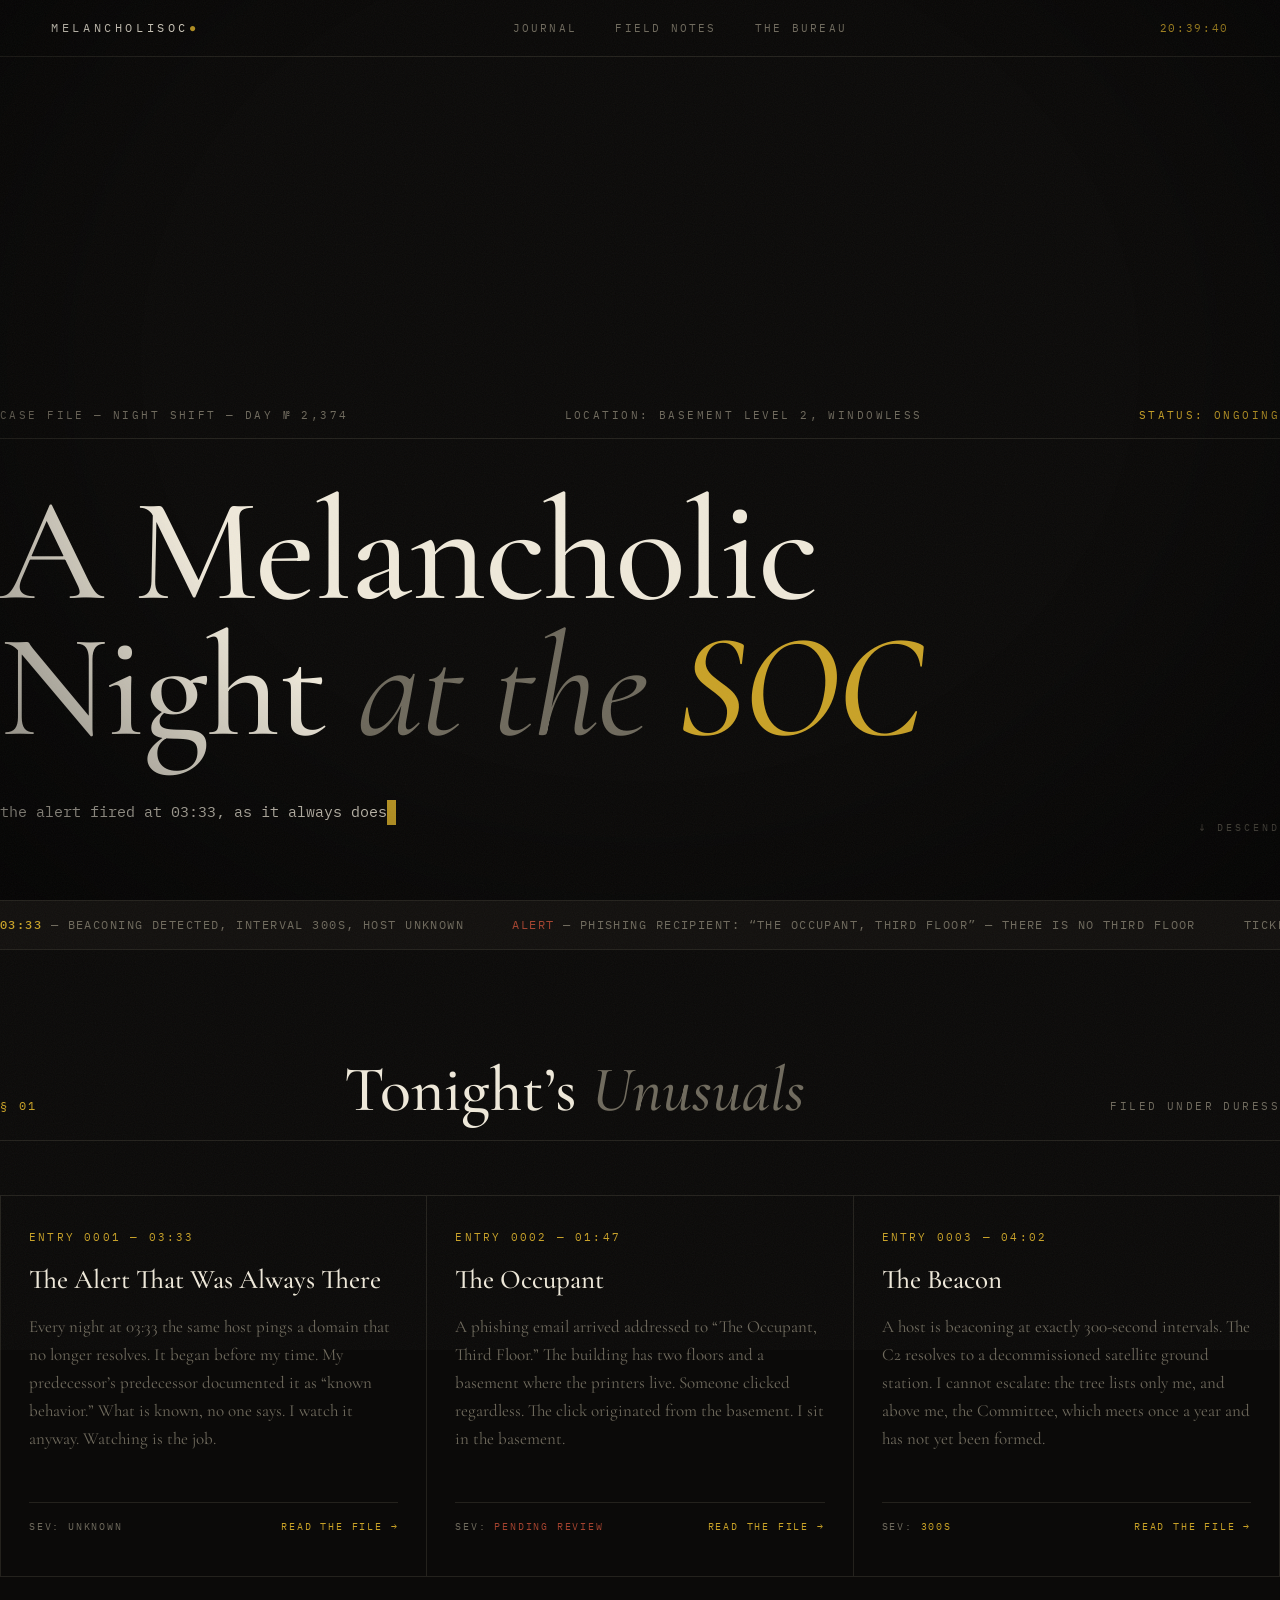
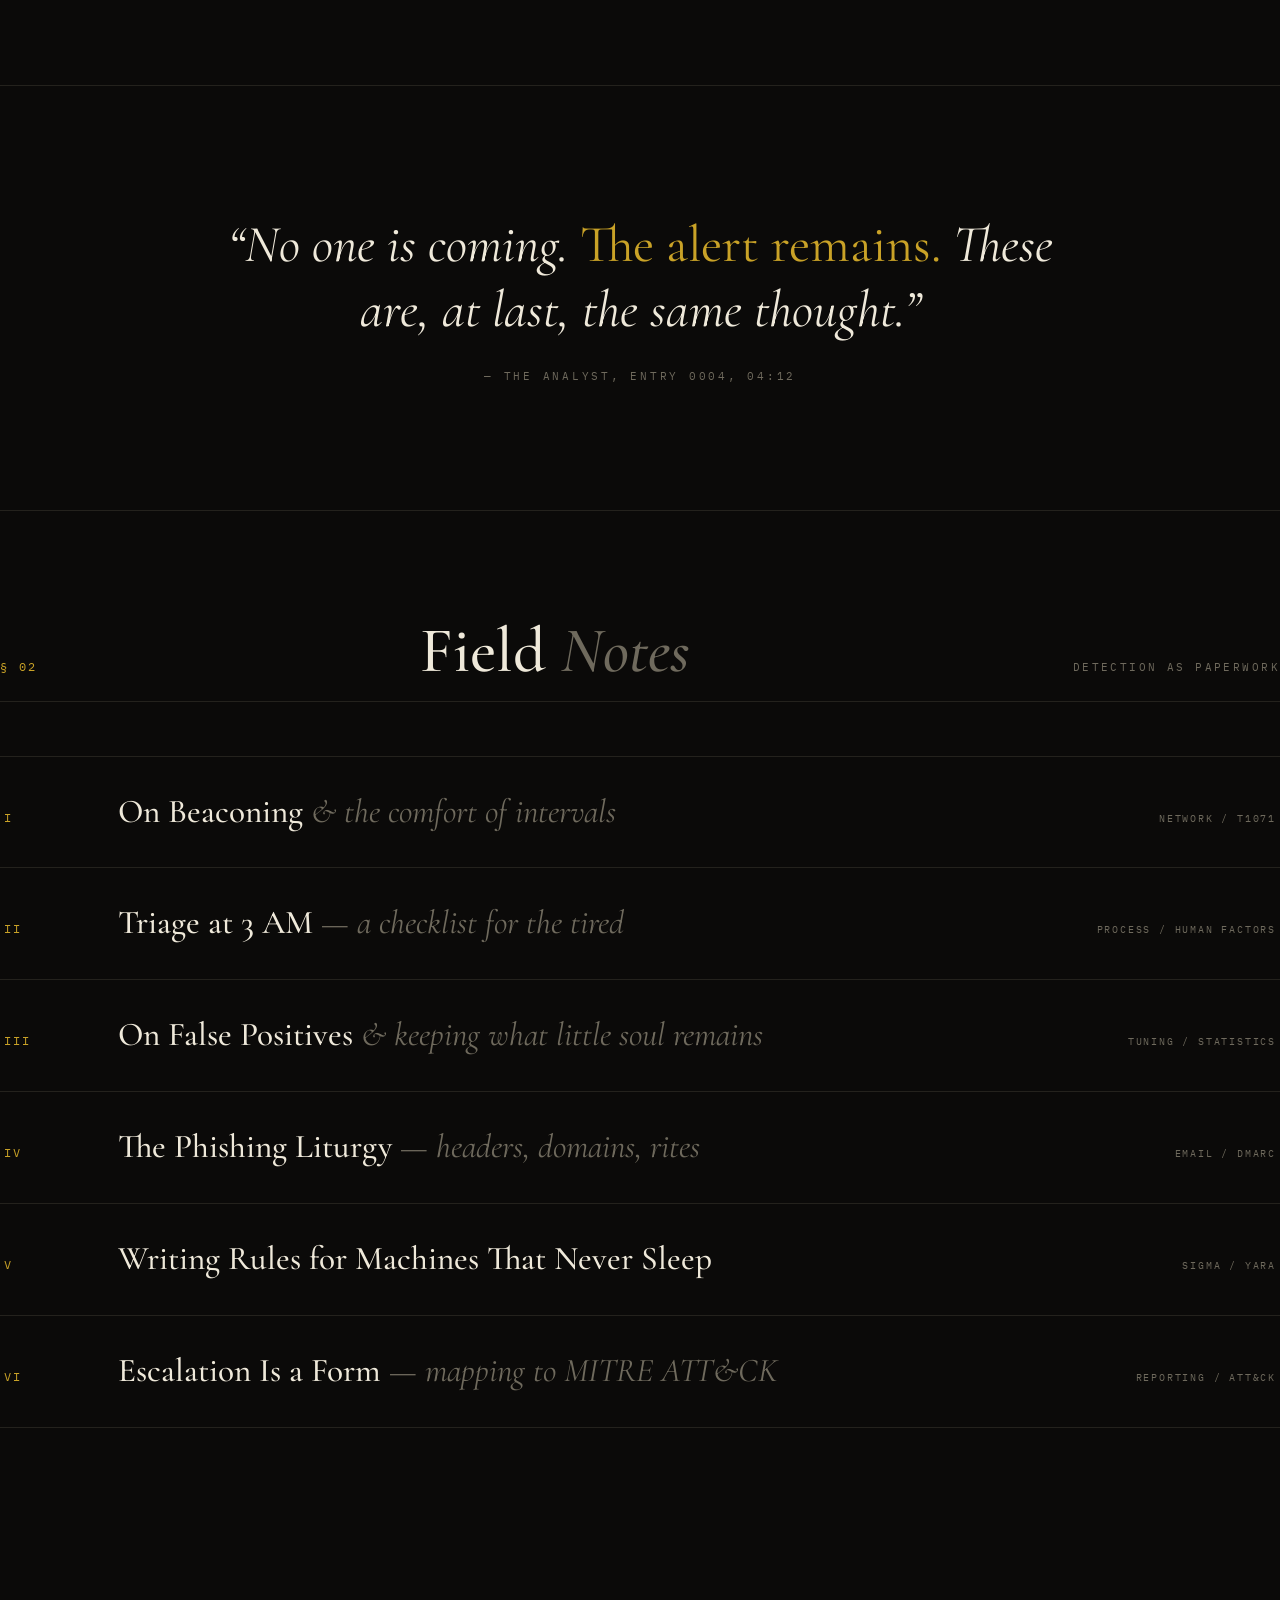
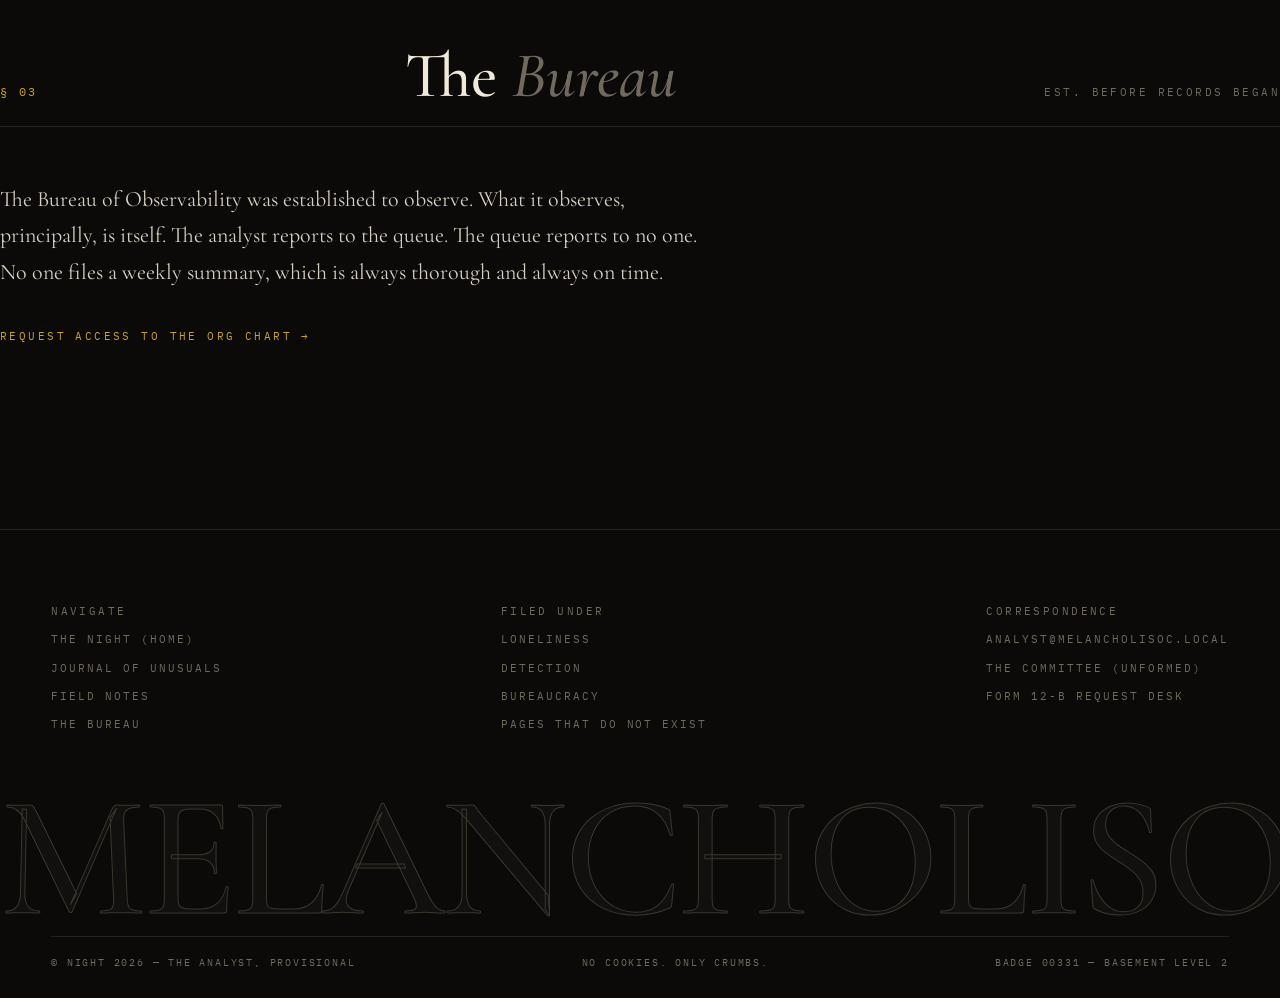
<file: index.html>
<!DOCTYPE html>
<html lang="en">
<head>
  <meta charset="UTF-8">
  <meta name="viewport" content="width=device-width, initial-scale=1.0">
  <title>MELANCHOLISOC — a melancholic night at the SOC</title>
  <meta name="description" content="The journal of a bored SOC analyst on an endless night shift. The unusuals, the alerts, the forms. Filed in triplicate, read by no one.">
  <link rel="icon" href="data:image/svg+xml,%3Csvg xmlns='http://www.w3.org/2000/svg' viewBox='0 0 100 100'%3E%3Ctext y='0.9em' font-size='90'%3E%F0%9F%8C%98%3C/text%3E%3C/svg%3E">
  <link rel="preconnect" href="https://fonts.googleapis.com">
  <link rel="preconnect" href="https://fonts.gstatic.com" crossorigin>
  <link href="https://fonts.googleapis.com/css2?family=Cormorant+Garamond:ital,wght@0,400;0,500;0,600;1,400;1,500&family=IBM+Plex+Mono:wght@400;500&display=swap" rel="stylesheet">
  <link rel="stylesheet" href="assets/css/style.css">
</head>
<body>

  <header class="site-head">
    <a class="wordmark" href="index.html">MELANCHOLISOC<span class="dot">&#9679;</span></a>
    <nav class="site-nav">
      <a href="journal.html">Journal</a>
      <a href="notes.html">Field Notes</a>
      <a href="bureau.html">The Bureau</a>
    </nav>
    <div class="head-clock"><span data-clock>03:33:00</span></div>
  </header>

  <!-- ============================ HERO ============================ -->
  <section class="hero wrap">
    <div class="hero-meta">
      <span class="small-caps">Case file &mdash; night shift &mdash; day &#8470; <span data-night>1,247</span></span>
      <span class="small-caps">Location: basement level 2, windowless</span>
      <span class="small-caps amber">Status: ongoing</span>
    </div>

    <h1>
      A Melancholic<br>
      Night <em>at the</em> <span class="soc">SOC</span>
    </h1>

    <div class="hero-sub">
      <p class="type-line"><span data-typewriter></span></p>
      <span class="scroll-hint">&#8595; descend</span>
    </div>
  </section>

  <!-- ============================ MARQUEE ========================= -->
  <div class="marquee" aria-hidden="true">
    <div class="marquee-track" id="marquee-track">
      <span><b>03:33</b> &mdash; beaconing detected, interval 300s, host unknown</span>
      <span><i>ALERT</i> &mdash; phishing recipient: &ldquo;THE OCCUPANT, THIRD FLOOR&rdquo; &mdash; there is no third floor</span>
      <span>ticket #4471 &mdash; pending since 2011 &mdash; the system apologizes</span>
      <span><b>FP</b> &mdash; DLP fired on an empty document titled resignation_letter_FINAL_v7</span>
      <span>escalation queue length: 1 (it is me)</span>
      <span>form 12-B requires form 12-B. the committee will review next year</span>
      <span><b>03:33</b> &mdash; the kettle boiled. logged anyway</span>
      <span><i>NOTICE</i> &mdash; your vigilance has been noted. no further action will be taken</span>
    </div>
  </div>

  <!-- ============================ UNUSUALS ======================== -->
  <section class="section wrap" id="unusuals">
    <div class="section-head reveal">
      <span class="idx">&#167; 01</span>
      <h2>Tonight&rsquo;s <em>Unusuals</em></h2>
      <span class="small-caps">filed under duress</span>
    </div>

    <div class="entries reveal">
      <article class="entry-card">
        <span class="num">ENTRY 0001 &mdash; 03:33</span>
        <h3>The Alert That Was Always There</h3>
        <p>Every night at 03:33 the same host pings a domain that no longer resolves. It began before my time. My predecessor&rsquo;s predecessor documented it as &ldquo;known behavior.&rdquo; What is known, no one says. I watch it anyway. Watching is the job.</p>
        <div class="foot">
          <span>sev: unknown</span>
          <a href="journal.html#entry-1">read the file &rarr;</a>
        </div>
      </article>

      <article class="entry-card">
        <span class="num">ENTRY 0002 &mdash; 01:47</span>
        <h3>The Occupant</h3>
        <p>A phishing email arrived addressed to &ldquo;The Occupant, Third Floor.&rdquo; The building has two floors and a basement where the printers live. Someone clicked regardless. The click originated from the basement. I sit in the basement.</p>
        <div class="foot">
          <span>sev: <span class="red">pending review</span></span>
          <a href="journal.html#entry-2">read the file &rarr;</a>
        </div>
      </article>

      <article class="entry-card">
        <span class="num">ENTRY 0003 &mdash; 04:02</span>
        <h3>The Beacon</h3>
        <p>A host is beaconing at exactly 300-second intervals. The C2 resolves to a decommissioned satellite ground station. I cannot escalate: the tree lists only me, and above me, the Committee, which meets once a year and has not yet been formed.</p>
        <div class="foot">
          <span>sev: <span class="amber">300s</span></span>
          <a href="journal.html#entry-5">read the file &rarr;</a>
        </div>
      </article>
    </div>
  </section>

  <!-- ============================ QUOTE =========================== -->
  <section class="quote-strip wrap">
    <blockquote class="reveal">
      &ldquo;No one is coming. <span class="amber">The alert remains.</span> These are, at last, the same thought.&rdquo;
      <cite>&mdash; the analyst, entry 0004, 04:12</cite>
    </blockquote>
  </section>

  <!-- ============================ FIELD NOTES ===================== -->
  <section class="section wrap" id="notes">
    <div class="section-head reveal">
      <span class="idx">&#167; 02</span>
      <h2>Field <em>Notes</em></h2>
      <span class="small-caps">detection as paperwork</span>
    </div>

    <div class="note-rows reveal">
      <a class="note-row" href="notes.html#note-1">
        <span class="n">I</span>
        <h3>On Beaconing <em>&amp; the comfort of intervals</em></h3>
        <span class="tag">network / t1071</span>
      </a>
      <a class="note-row" href="notes.html#note-2">
        <span class="n">II</span>
        <h3>Triage at 3 AM <em>&mdash; a checklist for the tired</em></h3>
        <span class="tag">process / human factors</span>
      </a>
      <a class="note-row" href="notes.html#note-3">
        <span class="n">III</span>
        <h3>On False Positives <em>&amp; keeping what little soul remains</em></h3>
        <span class="tag">tuning / statistics</span>
      </a>
      <a class="note-row" href="notes.html#note-4">
        <span class="n">IV</span>
        <h3>The Phishing Liturgy <em>&mdash; headers, domains, rites</em></h3>
        <span class="tag">email / dmarc</span>
      </a>
      <a class="note-row" href="notes.html#note-5">
        <span class="n">V</span>
        <h3>Writing Rules for Machines That Never Sleep</h3>
        <span class="tag">sigma / yara</span>
      </a>
      <a class="note-row" href="notes.html#note-6">
        <span class="n">VI</span>
        <h3>Escalation Is a Form <em>&mdash; mapping to MITRE ATT&amp;CK</em></h3>
        <span class="tag">reporting / att&amp;ck</span>
      </a>
    </div>
  </section>

  <!-- ============================ BUREAU TEASER =================== -->
  <section class="section wrap">
    <div class="section-head reveal">
      <span class="idx">&#167; 03</span>
      <h2>The <em>Bureau</em></h2>
      <span class="small-caps">est. before records began</span>
    </div>
    <div class="reveal" style="max-width: 720px;">
      <p style="font-size: 22px; color: var(--ink);">
        The Bureau of Observability was established to observe. What it observes, principally, is itself.
        The analyst reports to the queue. The queue reports to no one. No one files a weekly summary,
        which is always thorough and always on time.
      </p>
      <p style="margin-top: 28px;">
        <a href="bureau.html" class="small-caps amber">Request access to the org chart &rarr;</a>
      </p>
    </div>
  </section>

  <!-- ============================ FOOTER ========================== -->
  <footer class="site-foot">
    <div class="wrap">
      <div class="foot-grid">
        <div class="foot-col">
          <span class="small-caps">Navigate</span>
          <a href="index.html">The Night (home)</a>
          <a href="journal.html">Journal of Unusuals</a>
          <a href="notes.html">Field Notes</a>
          <a href="bureau.html">The Bureau</a>
        </div>
        <div class="foot-col">
          <span class="small-caps">Filed under</span>
          <a href="journal.html">loneliness</a>
          <a href="notes.html">detection</a>
          <a href="bureau.html">bureaucracy</a>
          <a href="404.html">pages that do not exist</a>
        </div>
        <div class="foot-col">
          <span class="small-caps">Correspondence</span>
          <a href="404.html">analyst@melancholisoc.local</a>
          <a href="404.html">the committee (unformed)</a>
          <a href="404.html">form 12-B request desk</a>
        </div>
      </div>
    </div>
    <div class="giant-mark" aria-hidden="true">MELANCHOLISOC</div>
    <div class="wrap">
      <div class="foot-legal">
        <span>&copy; <span data-year>night 2026</span> &mdash; the analyst, provisional</span>
        <span>no cookies. only crumbs.</span>
        <span>badge 00331 &mdash; basement level 2</span>
      </div>
    </div>
  </footer>

  <script src="assets/js/main.js"></script>
</body>
</html>
</file>
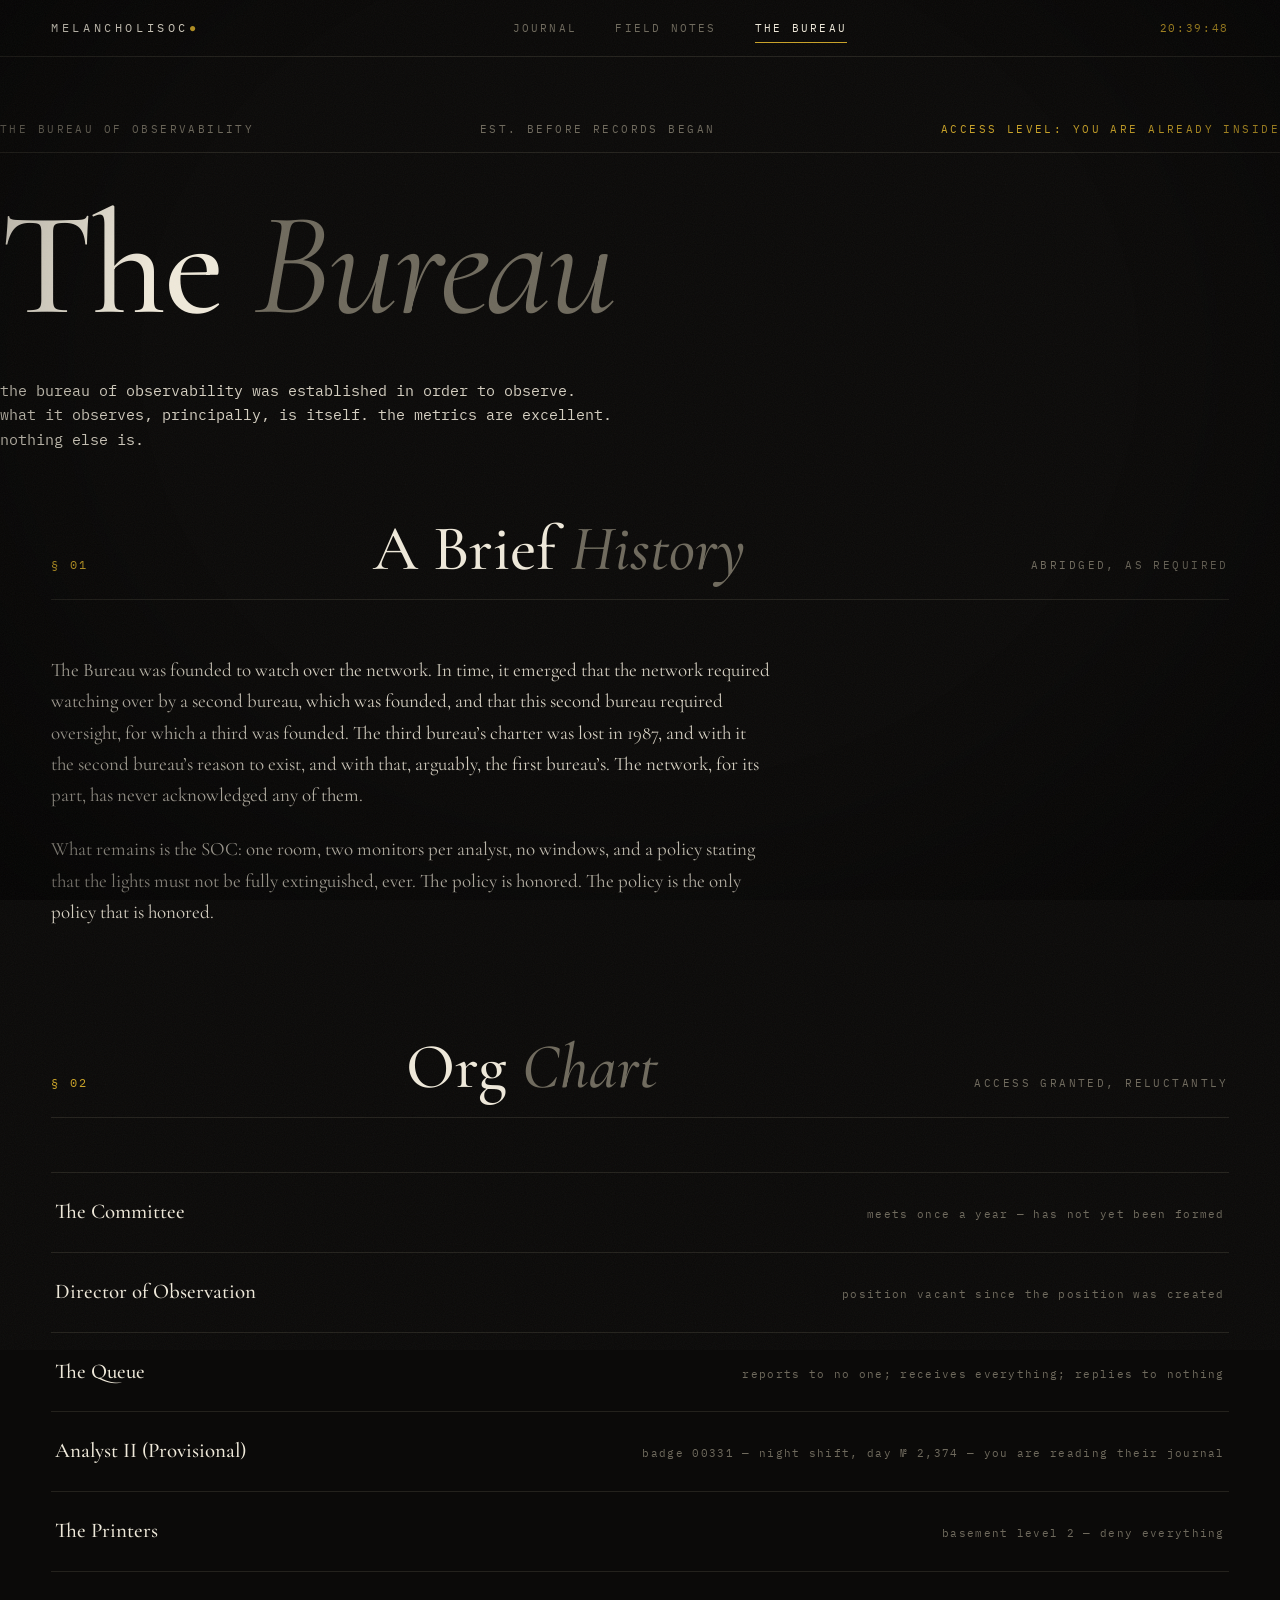
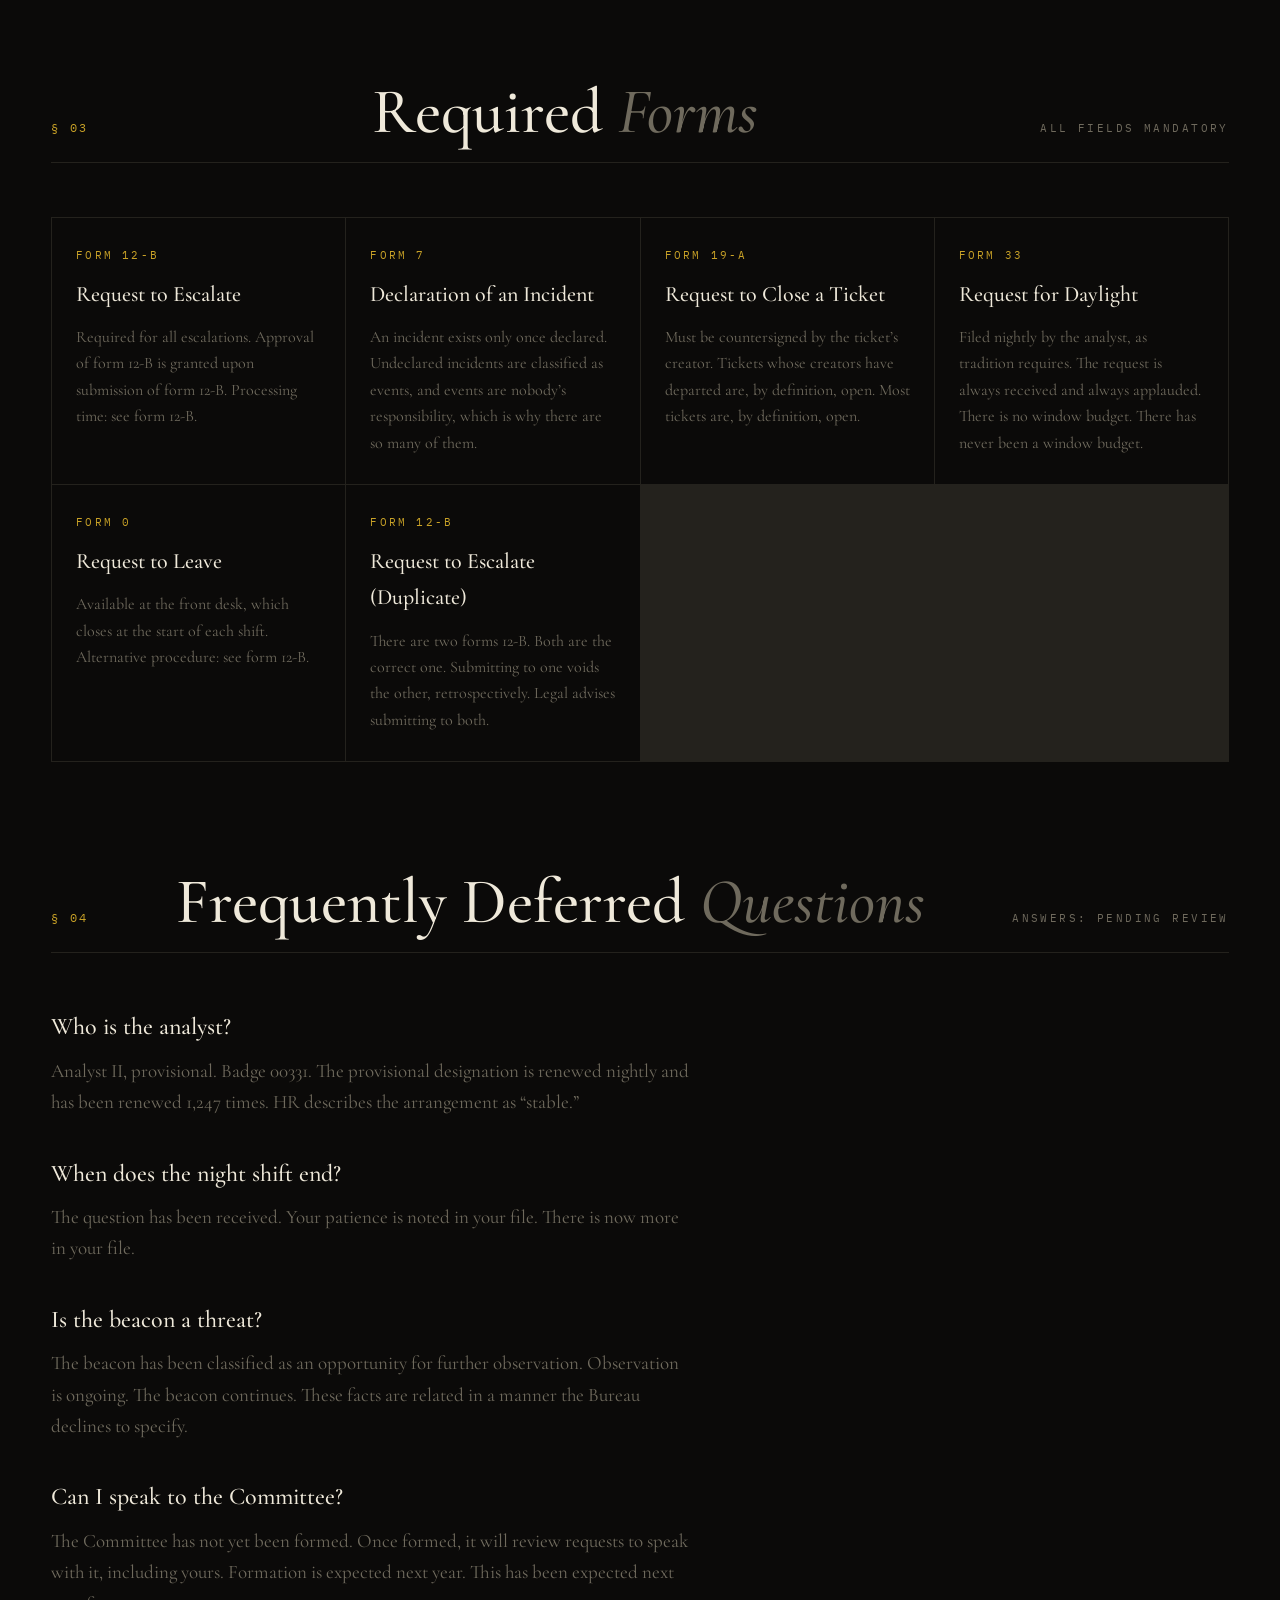
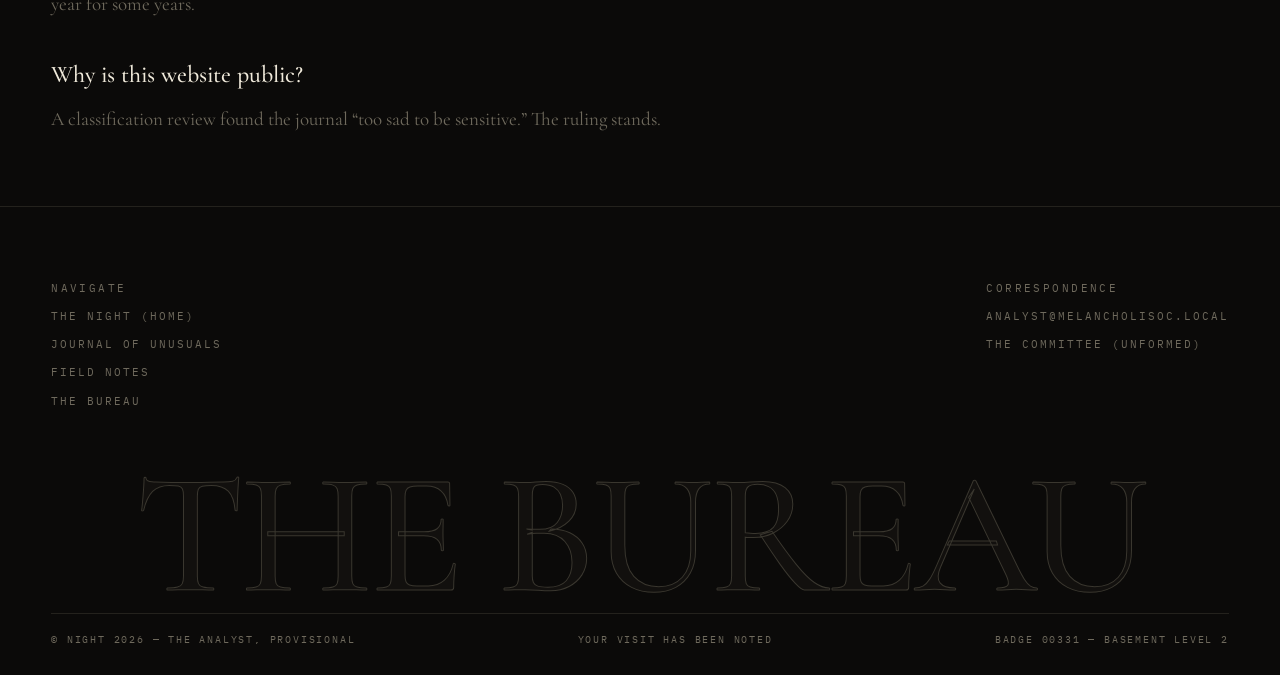
<file: bureau.html>
<!DOCTYPE html>
<html lang="en">
<head>
  <meta charset="UTF-8">
  <meta name="viewport" content="width=device-width, initial-scale=1.0">
  <title>The Bureau — MELANCHOLISOC</title>
  <meta name="description" content="The Bureau of Observability: its history, org chart, forms, and frequently deferred questions.">
  <link rel="icon" href="data:image/svg+xml,%3Csvg xmlns='http://www.w3.org/2000/svg' viewBox='0 0 100 100'%3E%3Ctext y='0.9em' font-size='90'%3E%F0%9F%8C%98%3C/text%3E%3C/svg%3E">
  <link rel="preconnect" href="https://fonts.googleapis.com">
  <link rel="preconnect" href="https://fonts.gstatic.com" crossorigin>
  <link href="https://fonts.googleapis.com/css2?family=Cormorant+Garamond:ital,wght@0,400;0,500;0,600;1,400;1,500&family=IBM+Plex+Mono:wght@400;500&display=swap" rel="stylesheet">
  <link rel="stylesheet" href="assets/css/style.css">
</head>
<body>

  <header class="site-head">
    <a class="wordmark" href="index.html">MELANCHOLISOC<span class="dot">&#9679;</span></a>
    <nav class="site-nav">
      <a href="journal.html">Journal</a>
      <a href="notes.html">Field Notes</a>
      <a href="bureau.html" class="active">The Bureau</a>
    </nav>
    <div class="head-clock"><span data-clock>03:33:00</span></div>
  </header>

  <section class="hero wrap" style="min-height: 55vh;">
    <div class="hero-meta">
      <span class="small-caps">The bureau of observability</span>
      <span class="small-caps">est. before records began</span>
      <span class="small-caps amber">access level: you are already inside</span>
    </div>
    <h1>The <em>Bureau</em></h1>
    <div class="hero-sub">
      <p class="type-line">the bureau of observability was established in order to observe. what it observes, principally, is itself. the metrics are excellent. nothing else is.</p>
    </div>
  </section>

  <div class="wrap">

    <!-- HISTORY -->
    <section class="section" style="padding-top: 0;">
      <div class="section-head reveal">
        <span class="idx">&#167; 01</span>
        <h2>A Brief <em>History</em></h2>
        <span class="small-caps">abridged, as required</span>
      </div>
      <div class="reveal" style="max-width: 720px;">
        <p>The Bureau was founded to watch over the network. In time, it emerged that the network required watching over by a second bureau, which was founded, and that this second bureau required oversight, for which a third was founded. The third bureau&rsquo;s charter was lost in 1987, and with it the second bureau&rsquo;s reason to exist, and with that, arguably, the first bureau&rsquo;s. The network, for its part, has never acknowledged any of them.</p>
        <p style="margin-top: 1.2em;">What remains is the SOC: one room, two monitors per analyst, no windows, and a policy stating that the lights must not be fully extinguished, ever. The policy is honored. The policy is the only policy that is honored.</p>
      </div>
    </section>

    <!-- ORG CHART -->
    <section class="section" style="padding-top: 0;">
      <div class="section-head reveal">
        <span class="idx">&#167; 02</span>
        <h2>Org <em>Chart</em></h2>
        <span class="small-caps">access granted, reluctantly</span>
      </div>
      <ul class="org-list reveal">
        <li><b>The Committee</b><span>meets once a year &mdash; has not yet been formed</span></li>
        <li><b>Director of Observation</b><span>position vacant since the position was created</span></li>
        <li><b>The Queue</b><span>reports to no one; receives everything; replies to nothing</span></li>
        <li><b>Analyst II (Provisional)</b><span>badge 00331 &mdash; night shift, day &#8470; <span data-night>1,247</span> &mdash; you are reading their journal</span></li>
        <li><b>The Printers</b><span>basement level 2 &mdash; deny everything</span></li>
      </ul>
    </section>

    <!-- FORMS -->
    <section class="section" style="padding-top: 0;">
      <div class="section-head reveal">
        <span class="idx">&#167; 03</span>
        <h2>Required <em>Forms</em></h2>
        <span class="small-caps">all fields mandatory</span>
      </div>
      <div class="forms-grid reveal">
        <div class="form-card">
          <span class="fnum">FORM 12-B</span>
          <h4>Request to Escalate</h4>
          <p>Required for all escalations. Approval of form 12-B is granted upon submission of form 12-B. Processing time: see form 12-B.</p>
        </div>
        <div class="form-card">
          <span class="fnum">FORM 7</span>
          <h4>Declaration of an Incident</h4>
          <p>An incident exists only once declared. Undeclared incidents are classified as events, and events are nobody&rsquo;s responsibility, which is why there are so many of them.</p>
        </div>
        <div class="form-card">
          <span class="fnum">FORM 19-A</span>
          <h4>Request to Close a Ticket</h4>
          <p>Must be countersigned by the ticket&rsquo;s creator. Tickets whose creators have departed are, by definition, open. Most tickets are, by definition, open.</p>
        </div>
        <div class="form-card">
          <span class="fnum">FORM 33</span>
          <h4>Request for Daylight</h4>
          <p>Filed nightly by the analyst, as tradition requires. The request is always received and always applauded. There is no window budget. There has never been a window budget.</p>
        </div>
        <div class="form-card">
          <span class="fnum">FORM 0</span>
          <h4>Request to Leave</h4>
          <p>Available at the front desk, which closes at the start of each shift. Alternative procedure: see form 12-B.</p>
        </div>
        <div class="form-card">
          <span class="fnum">FORM 12-B</span>
          <h4>Request to Escalate (Duplicate)</h4>
          <p>There are two forms 12-B. Both are the correct one. Submitting to one voids the other, retrospectively. Legal advises submitting to both.</p>
        </div>
      </div>
    </section>

    <!-- FAQ -->
    <section class="section" style="padding-top: 0; padding-bottom: 0;">
      <div class="section-head reveal">
        <span class="idx">&#167; 04</span>
        <h2>Frequently Deferred <em>Questions</em></h2>
        <span class="small-caps">answers: pending review</span>
      </div>
      <dl class="faq reveal">
        <dt>Who is the analyst?</dt>
        <dd>Analyst II, provisional. Badge 00331. The provisional designation is renewed nightly and has been renewed 1,247 times. HR describes the arrangement as &ldquo;stable.&rdquo;</dd>
        <dt>When does the night shift end?</dt>
        <dd>The question has been received. Your patience is noted in your file. There is now more in your file.</dd>
        <dt>Is the beacon a threat?</dt>
        <dd>The beacon has been classified as an opportunity for further observation. Observation is ongoing. The beacon continues. These facts are related in a manner the Bureau declines to specify.</dd>
        <dt>Can I speak to the Committee?</dt>
        <dd>The Committee has not yet been formed. Once formed, it will review requests to speak with it, including yours. Formation is expected next year. This has been expected next year for some years.</dd>
        <dt>Why is this website public?</dt>
        <dd>A classification review found the journal &ldquo;too sad to be sensitive.&rdquo; The ruling stands.</dd>
      </dl>
    </section>

  </div>

  <footer class="site-foot">
    <div class="wrap">
      <div class="foot-grid">
        <div class="foot-col">
          <span class="small-caps">Navigate</span>
          <a href="index.html">The Night (home)</a>
          <a href="journal.html">Journal of Unusuals</a>
          <a href="notes.html">Field Notes</a>
          <a href="bureau.html">The Bureau</a>
        </div>
        <div class="foot-col">
          <span class="small-caps">Correspondence</span>
          <a href="404.html">analyst@melancholisoc.local</a>
          <a href="404.html">the committee (unformed)</a>
        </div>
      </div>
    </div>
    <div class="giant-mark" aria-hidden="true">THE BUREAU</div>
    <div class="wrap">
      <div class="foot-legal">
        <span>&copy; <span data-year>night 2026</span> &mdash; the analyst, provisional</span>
        <span>your visit has been noted</span>
        <span>badge 00331 &mdash; basement level 2</span>
      </div>
    </div>
  </footer>

  <script src="assets/js/main.js"></script>
</body>
</html>
</file>
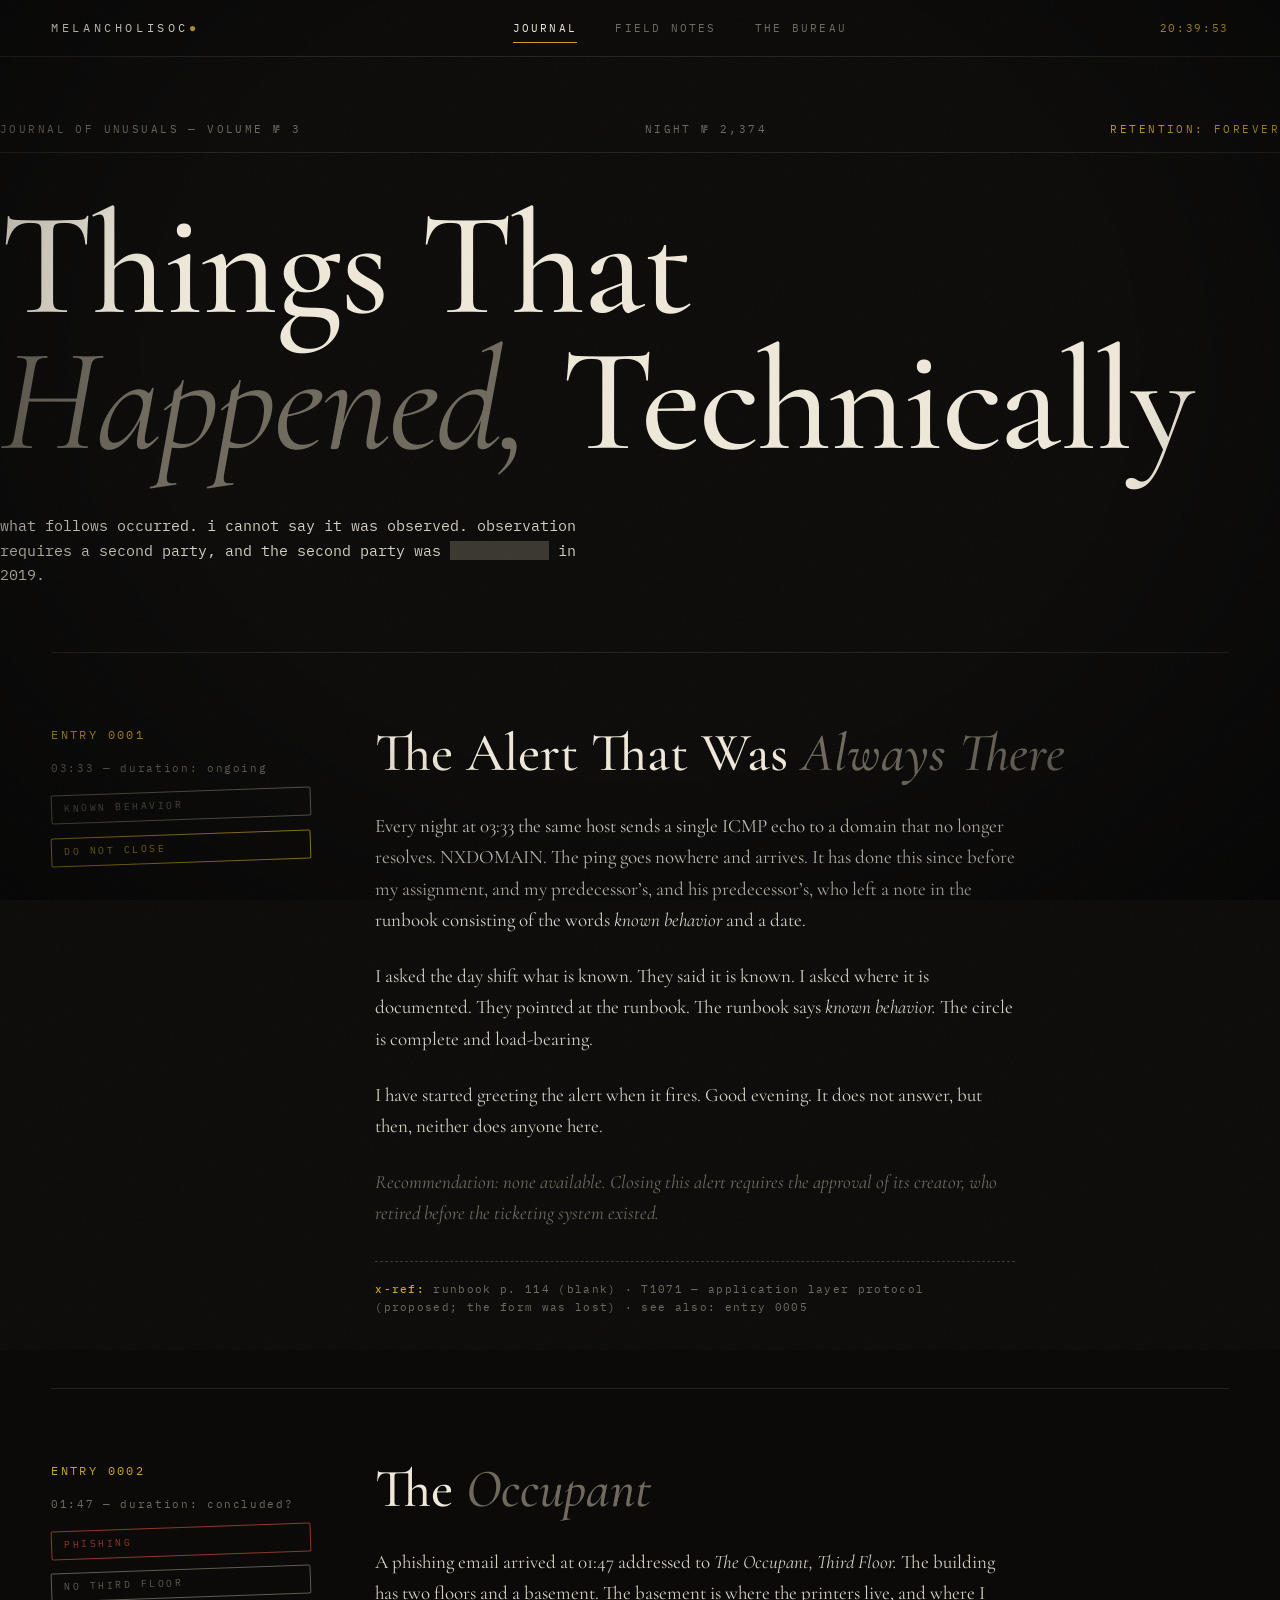
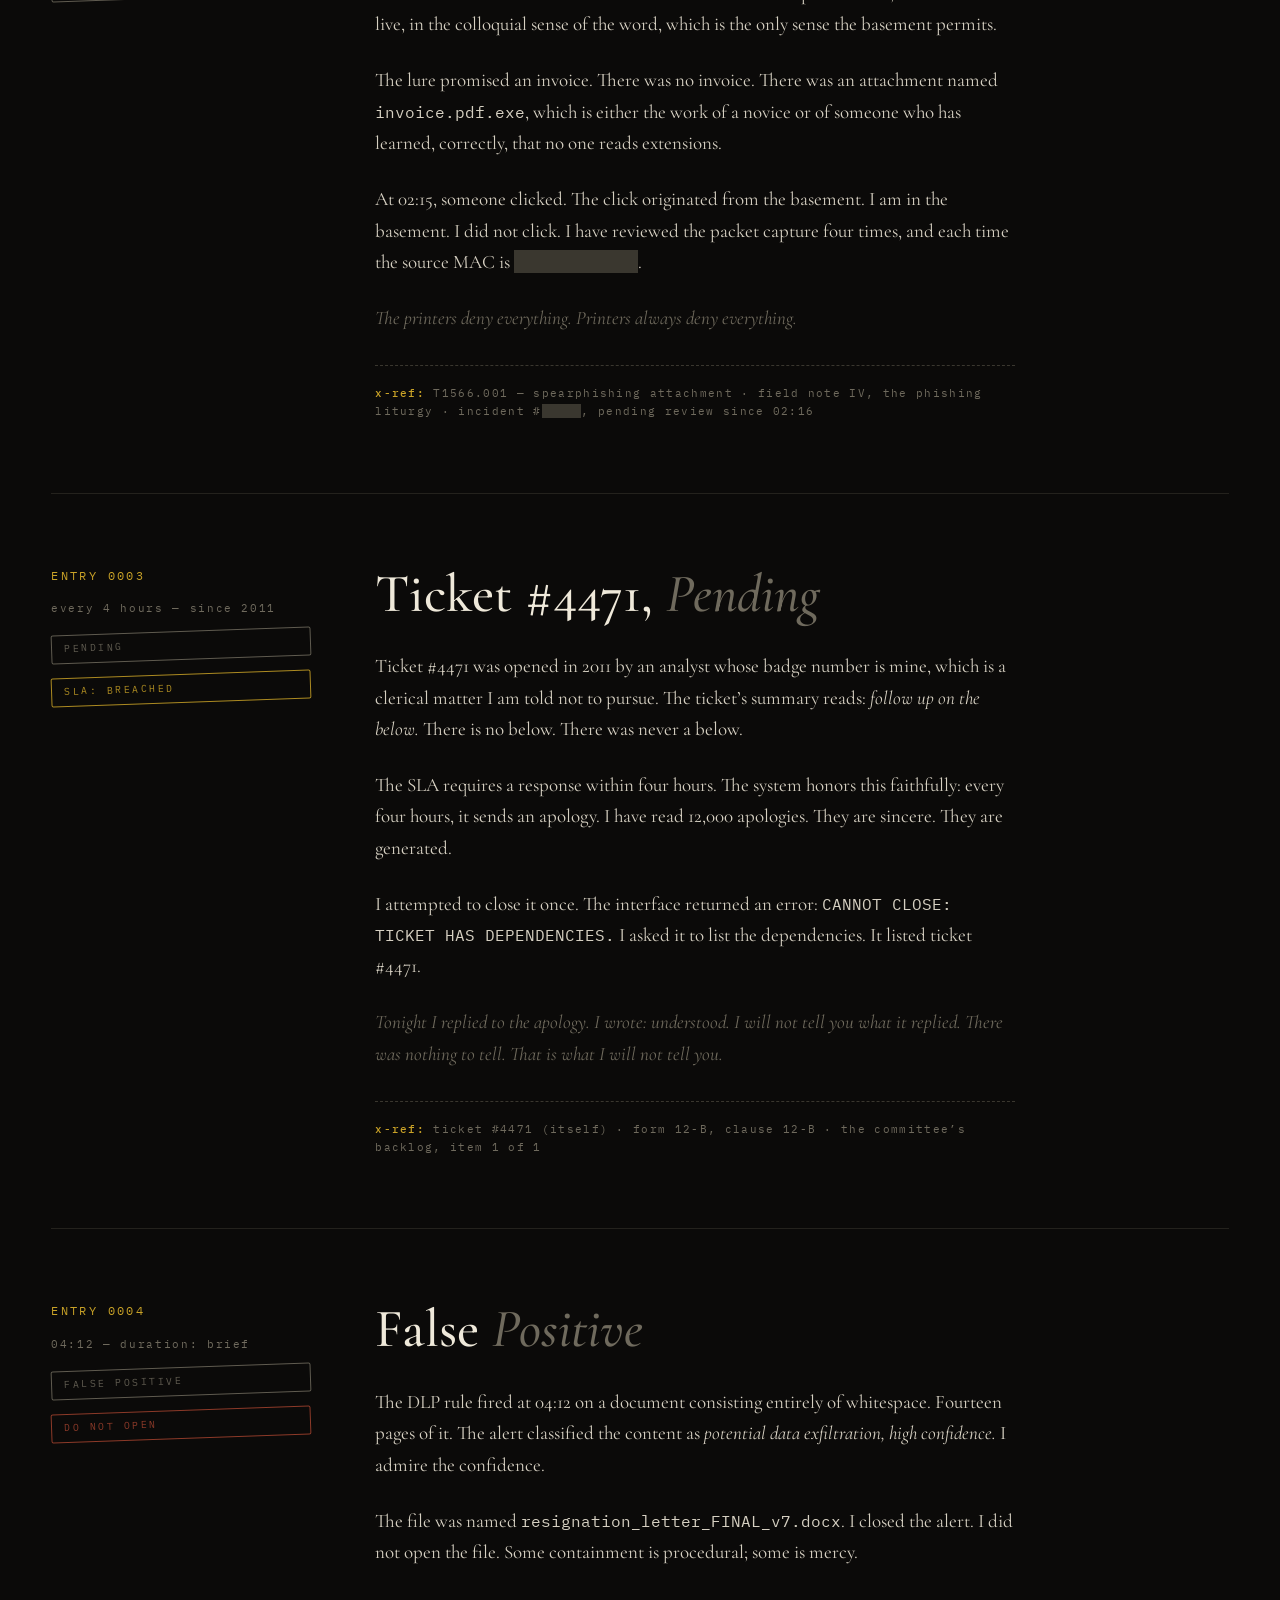
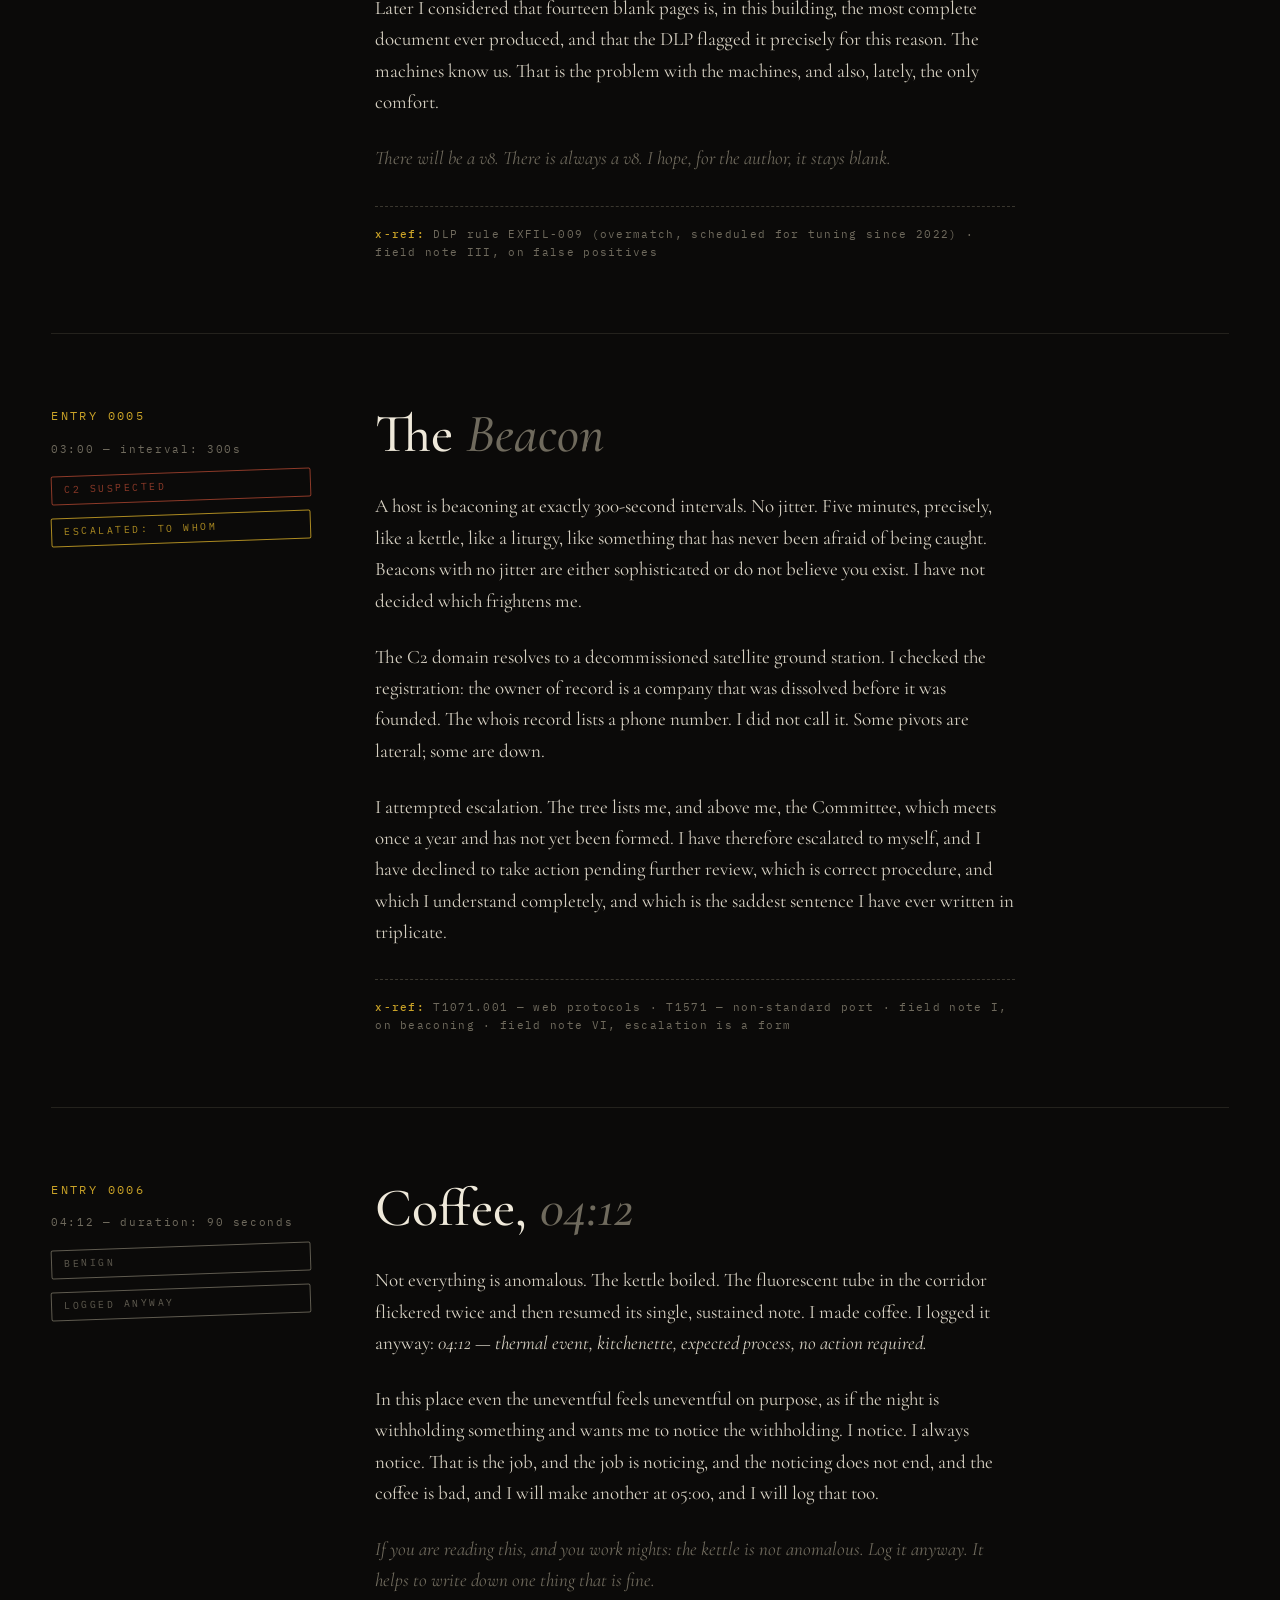
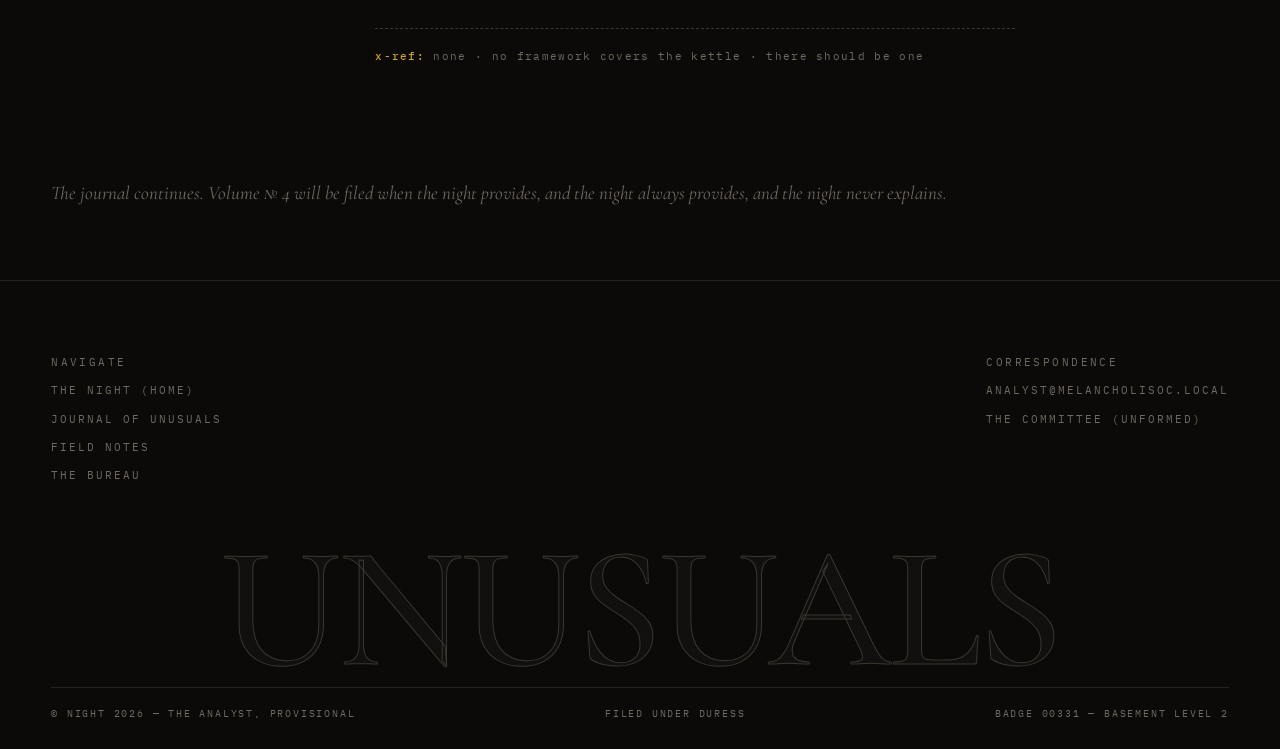
<file: journal.html>
<!DOCTYPE html>
<html lang="en">
<head>
  <meta charset="UTF-8">
  <meta name="viewport" content="width=device-width, initial-scale=1.0">
  <title>Journal of Unusuals — MELANCHOLISOC</title>
  <meta name="description" content="The night's unusuals, filed by the analyst. Case numbers, timestamps, and findings no one requested.">
  <link rel="icon" href="data:image/svg+xml,%3Csvg xmlns='http://www.w3.org/2000/svg' viewBox='0 0 100 100'%3E%3Ctext y='0.9em' font-size='90'%3E%F0%9F%8C%98%3C/text%3E%3C/svg%3E">
  <link rel="preconnect" href="https://fonts.googleapis.com">
  <link rel="preconnect" href="https://fonts.gstatic.com" crossorigin>
  <link href="https://fonts.googleapis.com/css2?family=Cormorant+Garamond:ital,wght@0,400;0,500;0,600;1,400;1,500&family=IBM+Plex+Mono:wght@400;500&display=swap" rel="stylesheet">
  <link rel="stylesheet" href="assets/css/style.css">
</head>
<body>

  <header class="site-head">
    <a class="wordmark" href="index.html">MELANCHOLISOC<span class="dot">&#9679;</span></a>
    <nav class="site-nav">
      <a href="journal.html" class="active">Journal</a>
      <a href="notes.html">Field Notes</a>
      <a href="bureau.html">The Bureau</a>
    </nav>
    <div class="head-clock"><span data-clock>03:33:00</span></div>
  </header>

  <section class="hero wrap" style="min-height: 55vh;">
    <div class="hero-meta">
      <span class="small-caps">Journal of unusuals &mdash; volume &#8470; 3</span>
      <span class="small-caps">night &#8470; <span data-night>1,247</span></span>
      <span class="small-caps amber">retention: forever</span>
    </div>
    <h1>Things That <br><em>Happened,</em> Technically</h1>
    <div class="hero-sub">
      <p class="type-line">what follows occurred. i cannot say it was observed. observation requires a second party, and the second party was <span class="redacted">reassigned</span> in 2019.</p>
    </div>
  </section>

  <div class="wrap">

    <!-- ENTRY 1 -->
    <article class="journal-entry reveal" id="entry-1">
      <aside class="side">
        <span class="case">ENTRY 0001</span>
        <span class="when">03:33 &mdash; duration: ongoing</span>
        <span class="stamp stamp--dim">known behavior</span>
        <span class="stamp stamp--amber">do not close</span>
      </aside>
      <div class="body">
        <h3>The Alert That Was <em>Always There</em></h3>
        <p>Every night at 03:33 the same host sends a single ICMP echo to a domain that no longer resolves. NXDOMAIN. The ping goes nowhere and arrives. It has done this since before my assignment, and my predecessor&rsquo;s, and his predecessor&rsquo;s, who left a note in the runbook consisting of the words <em>known behavior</em> and a date.</p>
        <p>I asked the day shift what is known. They said it is known. I asked where it is documented. They pointed at the runbook. The runbook says <em>known behavior.</em> The circle is complete and load-bearing.</p>
        <p>I have started greeting the alert when it fires. Good evening. It does not answer, but then, neither does anyone here.</p>
        <p class="whisper">Recommendation: none available. Closing this alert requires the approval of its creator, who retired before the ticketing system existed.</p>
        <div class="xref"><b>x-ref:</b> runbook p. 114 (blank) &middot; T1071 &mdash; application layer protocol (proposed; the form was lost) &middot; see also: entry 0005</div>
      </div>
    </article>

    <!-- ENTRY 2 -->
    <article class="journal-entry reveal" id="entry-2">
      <aside class="side">
        <span class="case">ENTRY 0002</span>
        <span class="when">01:47 &mdash; duration: concluded?</span>
        <span class="stamp stamp--red">phishing</span>
        <span class="stamp stamp--dim">no third floor</span>
      </aside>
      <div class="body">
        <h3>The <em>Occupant</em></h3>
        <p>A phishing email arrived at 01:47 addressed to <em>The Occupant, Third Floor.</em> The building has two floors and a basement. The basement is where the printers live, and where I live, in the colloquial sense of the word, which is the only sense the basement permits.</p>
        <p>The lure promised an invoice. There was no invoice. There was an attachment named <code class="mono" style="font-size:0.85em;">invoice.pdf.exe</code>, which is either the work of a novice or of someone who has learned, correctly, that no one reads extensions.</p>
        <p>At 02:15, someone clicked. The click originated from the basement. I am in the basement. I did not click. I have reviewed the packet capture four times, and each time the source MAC is <span class="redacted">one I recognize</span>.</p>
        <p class="whisper">The printers deny everything. Printers always deny everything.</p>
        <div class="xref"><b>x-ref:</b> T1566.001 &mdash; spearphishing attachment &middot; field note IV, the phishing liturgy &middot; incident #<span class="redacted">8841</span>, pending review since 02:16</div>
      </div>
    </article>

    <!-- ENTRY 3 -->
    <article class="journal-entry reveal" id="entry-3">
      <aside class="side">
        <span class="case">ENTRY 0003</span>
        <span class="when">every 4 hours &mdash; since 2011</span>
        <span class="stamp stamp--dim">pending</span>
        <span class="stamp stamp--amber">sla: breached</span>
      </aside>
      <div class="body">
        <h3>Ticket #4471, <em>Pending</em></h3>
        <p>Ticket #4471 was opened in 2011 by an analyst whose badge number is mine, which is a clerical matter I am told not to pursue. The ticket&rsquo;s summary reads: <em>follow up on the below.</em> There is no below. There was never a below.</p>
        <p>The SLA requires a response within four hours. The system honors this faithfully: every four hours, it sends an apology. I have read 12,000 apologies. They are sincere. They are generated.</p>
        <p>I attempted to close it once. The interface returned an error: <code class="mono" style="font-size:0.85em;">CANNOT CLOSE: TICKET HAS DEPENDENCIES.</code> I asked it to list the dependencies. It listed ticket #4471.</p>
        <p class="whisper">Tonight I replied to the apology. I wrote: understood. I will not tell you what it replied. There was nothing to tell. That is what I will not tell you.</p>
        <div class="xref"><b>x-ref:</b> ticket #4471 (itself) &middot; form 12-B, clause 12-B &middot; the committee&rsquo;s backlog, item 1 of 1</div>
      </div>
    </article>

    <!-- ENTRY 4 -->
    <article class="journal-entry reveal" id="entry-4">
      <aside class="side">
        <span class="case">ENTRY 0004</span>
        <span class="when">04:12 &mdash; duration: brief</span>
        <span class="stamp stamp--dim">false positive</span>
        <span class="stamp stamp--red">do not open</span>
      </aside>
      <div class="body">
        <h3>False <em>Positive</em></h3>
        <p>The DLP rule fired at 04:12 on a document consisting entirely of whitespace. Fourteen pages of it. The alert classified the content as <em>potential data exfiltration, high confidence.</em> I admire the confidence.</p>
        <p>The file was named <code class="mono" style="font-size:0.85em;">resignation_letter_FINAL_v7.docx</code>. I closed the alert. I did not open the file. Some containment is procedural; some is mercy.</p>
        <p>Later I considered that fourteen blank pages is, in this building, the most complete document ever produced, and that the DLP flagged it precisely for this reason. The machines know us. That is the problem with the machines, and also, lately, the only comfort.</p>
        <p class="whisper">There will be a v8. There is always a v8. I hope, for the author, it stays blank.</p>
        <div class="xref"><b>x-ref:</b> DLP rule EXFIL-009 (overmatch, scheduled for tuning since 2022) &middot; field note III, on false positives</div>
      </div>
    </article>

    <!-- ENTRY 5 -->
    <article class="journal-entry reveal" id="entry-5">
      <aside class="side">
        <span class="case">ENTRY 0005</span>
        <span class="when">03:00 &mdash; interval: 300s</span>
        <span class="stamp stamp--red">c2 suspected</span>
        <span class="stamp stamp--amber">escalated: to whom</span>
      </aside>
      <div class="body">
        <h3>The <em>Beacon</em></h3>
        <p>A host is beaconing at exactly 300-second intervals. No jitter. Five minutes, precisely, like a kettle, like a liturgy, like something that has never been afraid of being caught. Beacons with no jitter are either sophisticated or do not believe you exist. I have not decided which frightens me.</p>
        <p>The C2 domain resolves to a decommissioned satellite ground station. I checked the registration: the owner of record is a company that was dissolved before it was founded. The whois record lists a phone number. I did not call it. Some pivots are lateral; some are down.</p>
        <p>I attempted escalation. The tree lists me, and above me, the Committee, which meets once a year and has not yet been formed. I have therefore escalated to myself, and I have declined to take action pending further review, which is correct procedure, and which I understand completely, and which is the saddest sentence I have ever written in triplicate.</p>
        <div class="xref"><b>x-ref:</b> T1071.001 &mdash; web protocols &middot; T1571 &mdash; non-standard port &middot; field note I, on beaconing &middot; field note VI, escalation is a form</div>
      </div>
    </article>

    <!-- ENTRY 6 -->
    <article class="journal-entry reveal" id="entry-6">
      <aside class="side">
        <span class="case">ENTRY 0006</span>
        <span class="when">04:12 &mdash; duration: 90 seconds</span>
        <span class="stamp stamp--dim">benign</span>
        <span class="stamp stamp--dim">logged anyway</span>
      </aside>
      <div class="body">
        <h3>Coffee, <em>04:12</em></h3>
        <p>Not everything is anomalous. The kettle boiled. The fluorescent tube in the corridor flickered twice and then resumed its single, sustained note. I made coffee. I logged it anyway: <em>04:12 &mdash; thermal event, kitchenette, expected process, no action required.</em></p>
        <p>In this place even the uneventful feels uneventful on purpose, as if the night is withholding something and wants me to notice the withholding. I notice. I always notice. That is the job, and the job is noticing, and the noticing does not end, and the coffee is bad, and I will make another at 05:00, and I will log that too.</p>
        <p class="whisper">If you are reading this, and you work nights: the kettle is not anomalous. Log it anyway. It helps to write down one thing that is fine.</p>
        <div class="xref"><b>x-ref:</b> none &middot; no framework covers the kettle &middot; there should be one</div>
      </div>
    </article>

    <p class="reveal" style="padding: 40px 0 0; color: var(--dim); font-style: italic;">
      The journal continues. Volume &#8470; 4 will be filed when the night provides, and the night always provides, and the night never explains.
    </p>
  </div>

  <footer class="site-foot">
    <div class="wrap">
      <div class="foot-grid">
        <div class="foot-col">
          <span class="small-caps">Navigate</span>
          <a href="index.html">The Night (home)</a>
          <a href="journal.html">Journal of Unusuals</a>
          <a href="notes.html">Field Notes</a>
          <a href="bureau.html">The Bureau</a>
        </div>
        <div class="foot-col">
          <span class="small-caps">Correspondence</span>
          <a href="404.html">analyst@melancholisoc.local</a>
          <a href="404.html">the committee (unformed)</a>
        </div>
      </div>
    </div>
    <div class="giant-mark" aria-hidden="true">UNUSUALS</div>
    <div class="wrap">
      <div class="foot-legal">
        <span>&copy; <span data-year>night 2026</span> &mdash; the analyst, provisional</span>
        <span>filed under duress</span>
        <span>badge 00331 &mdash; basement level 2</span>
      </div>
    </div>
  </footer>

  <script src="assets/js/main.js"></script>
</body>
</html>
</file>
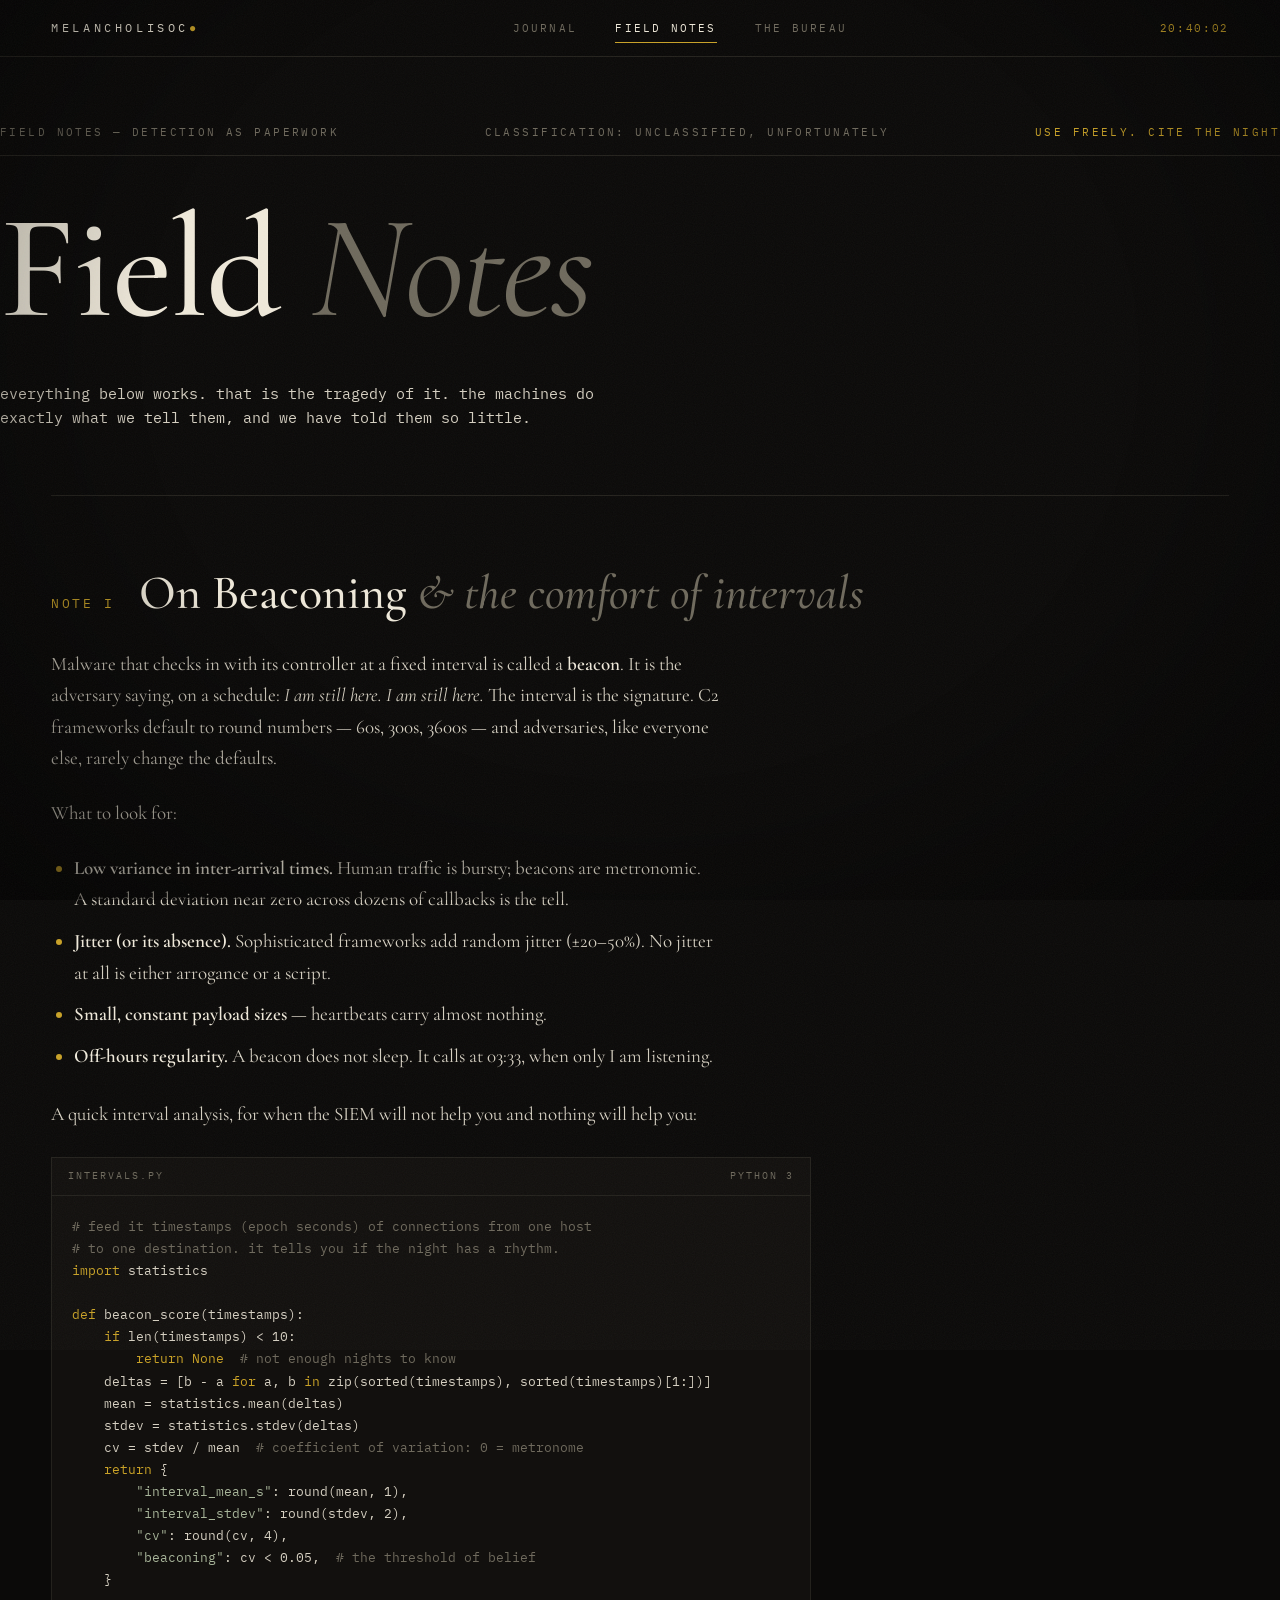
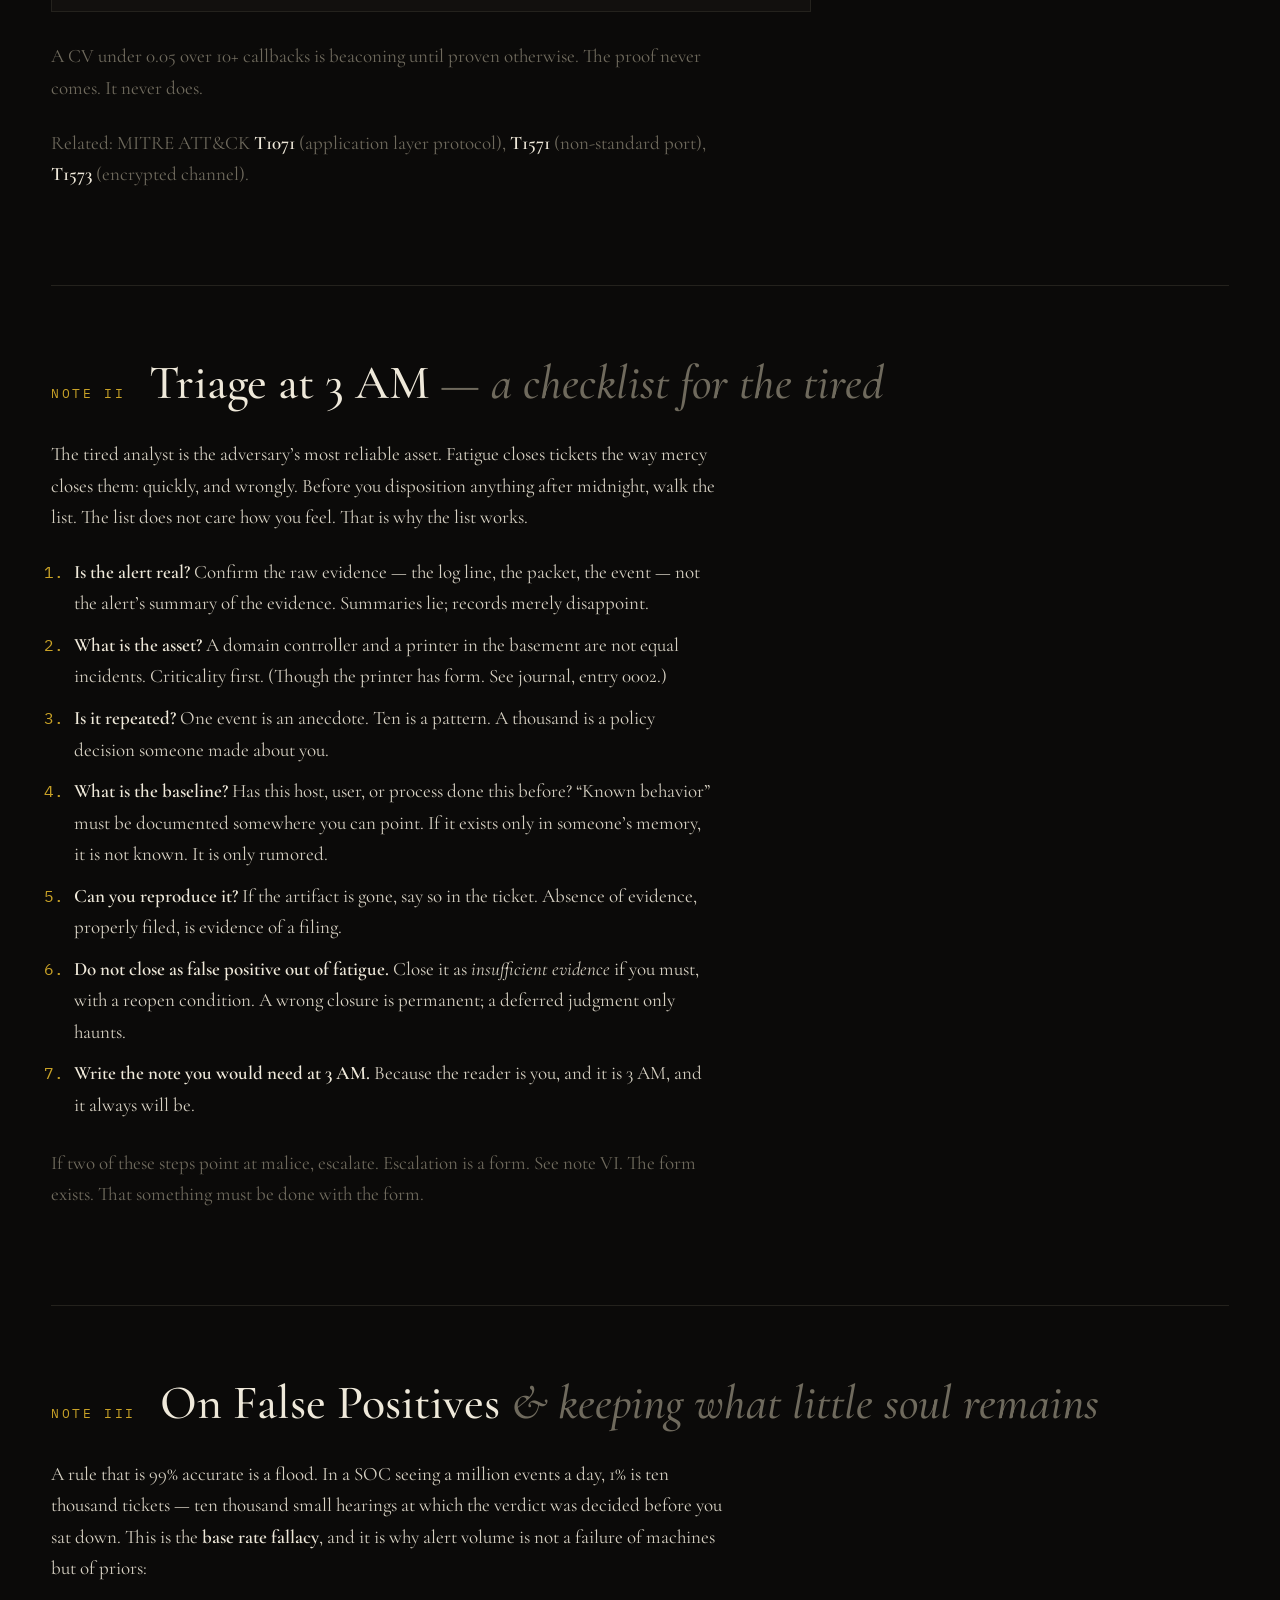
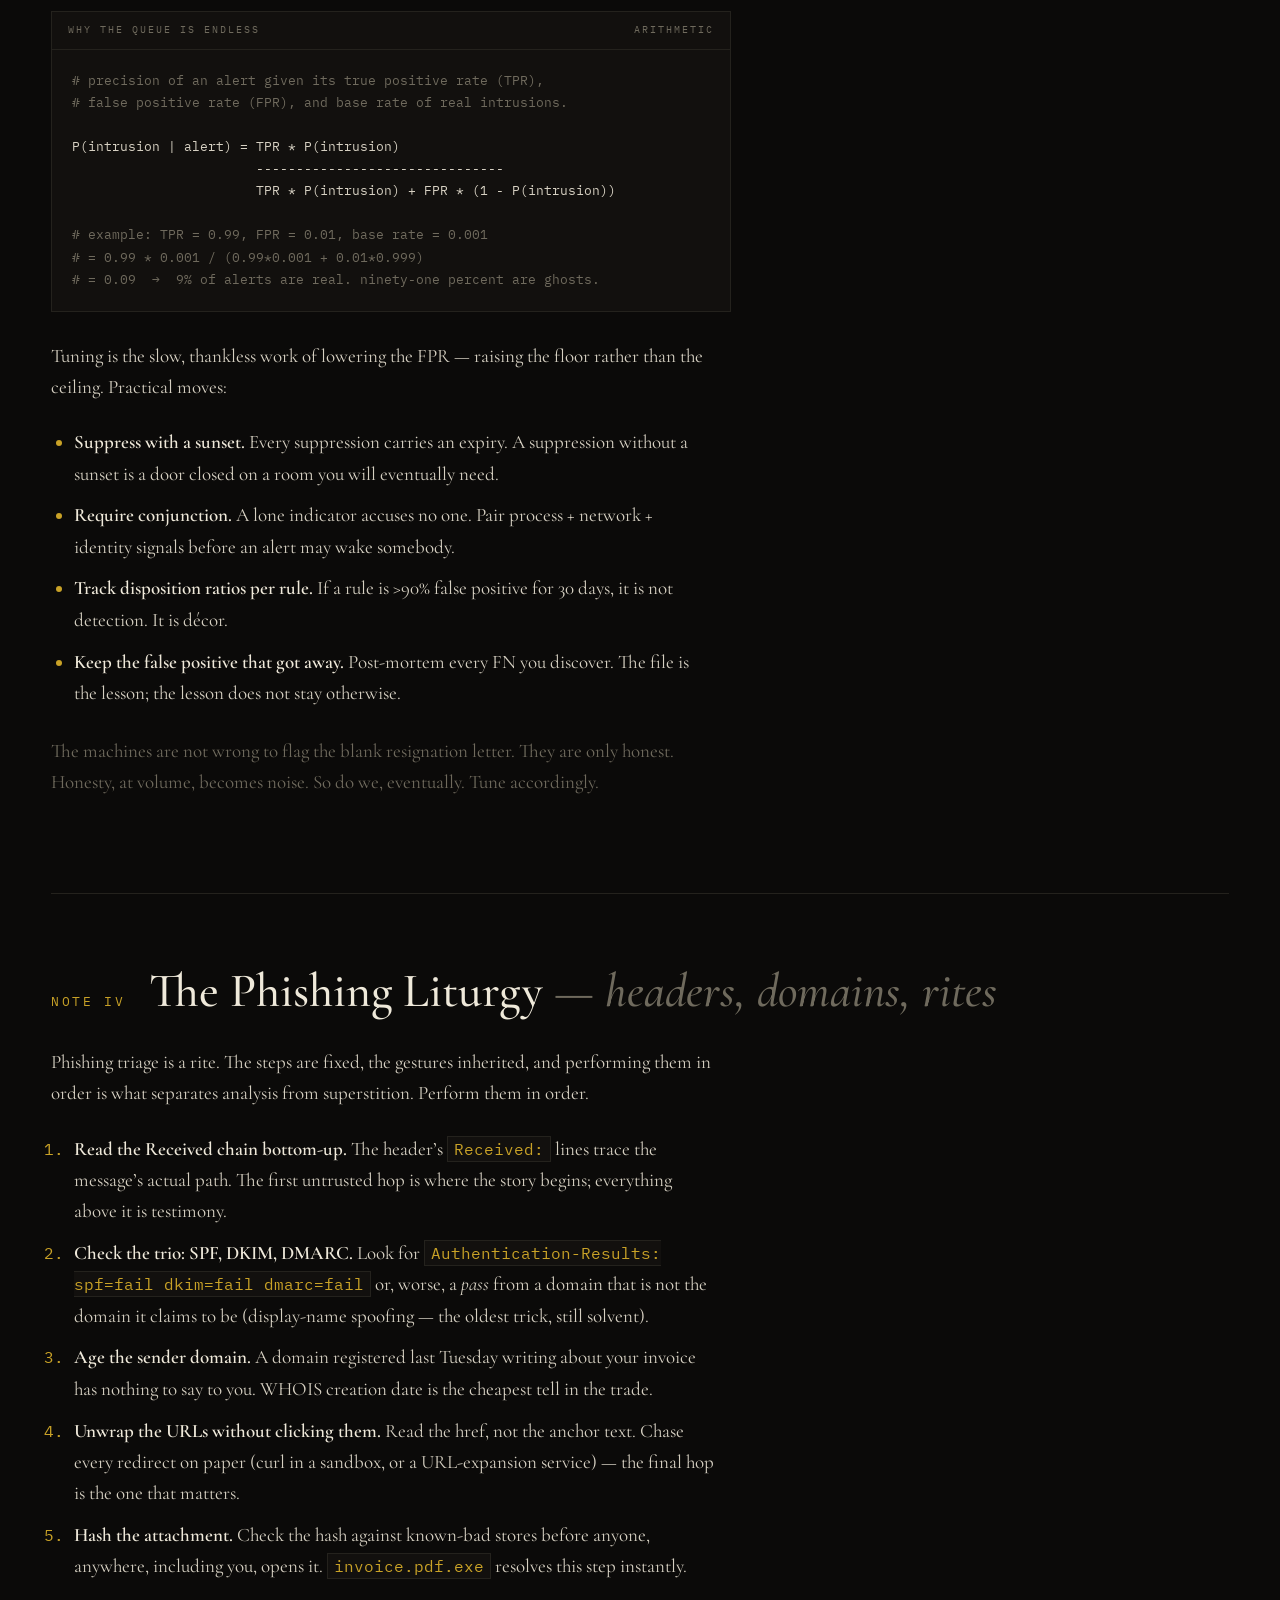
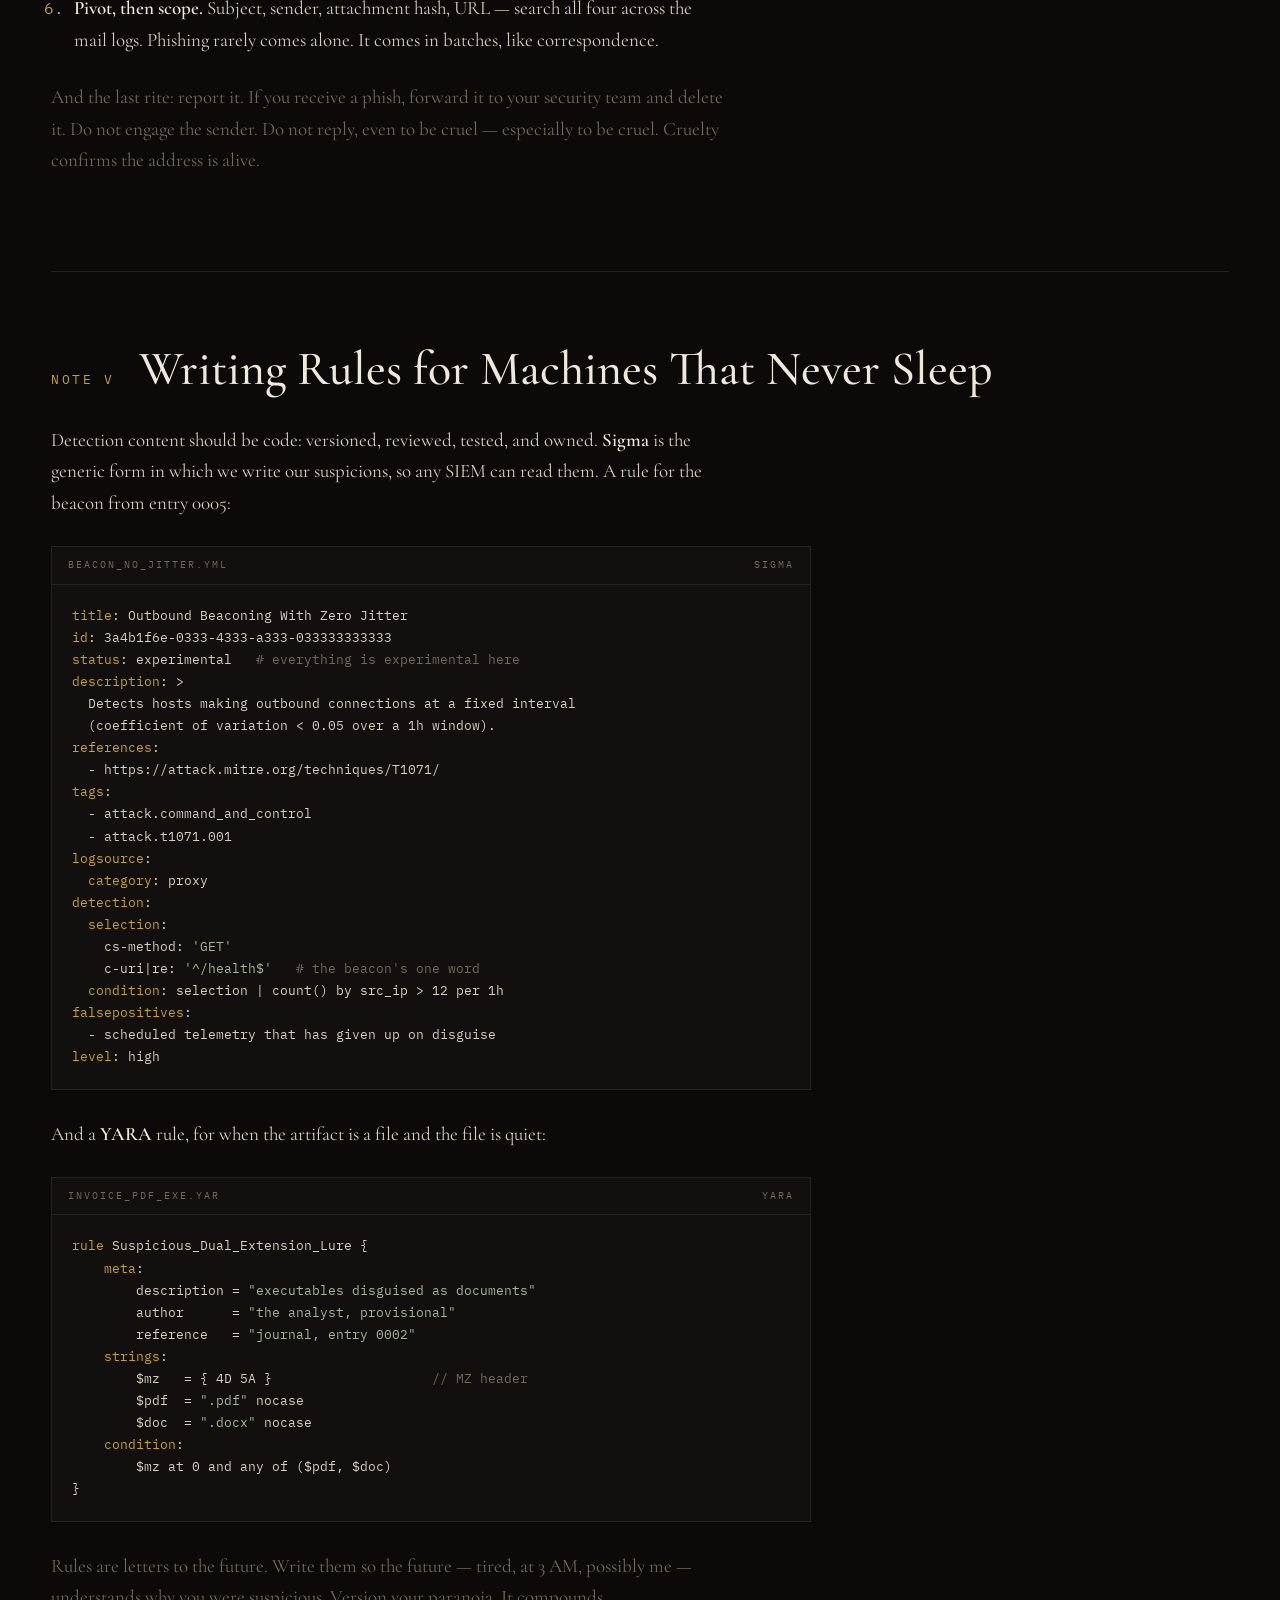
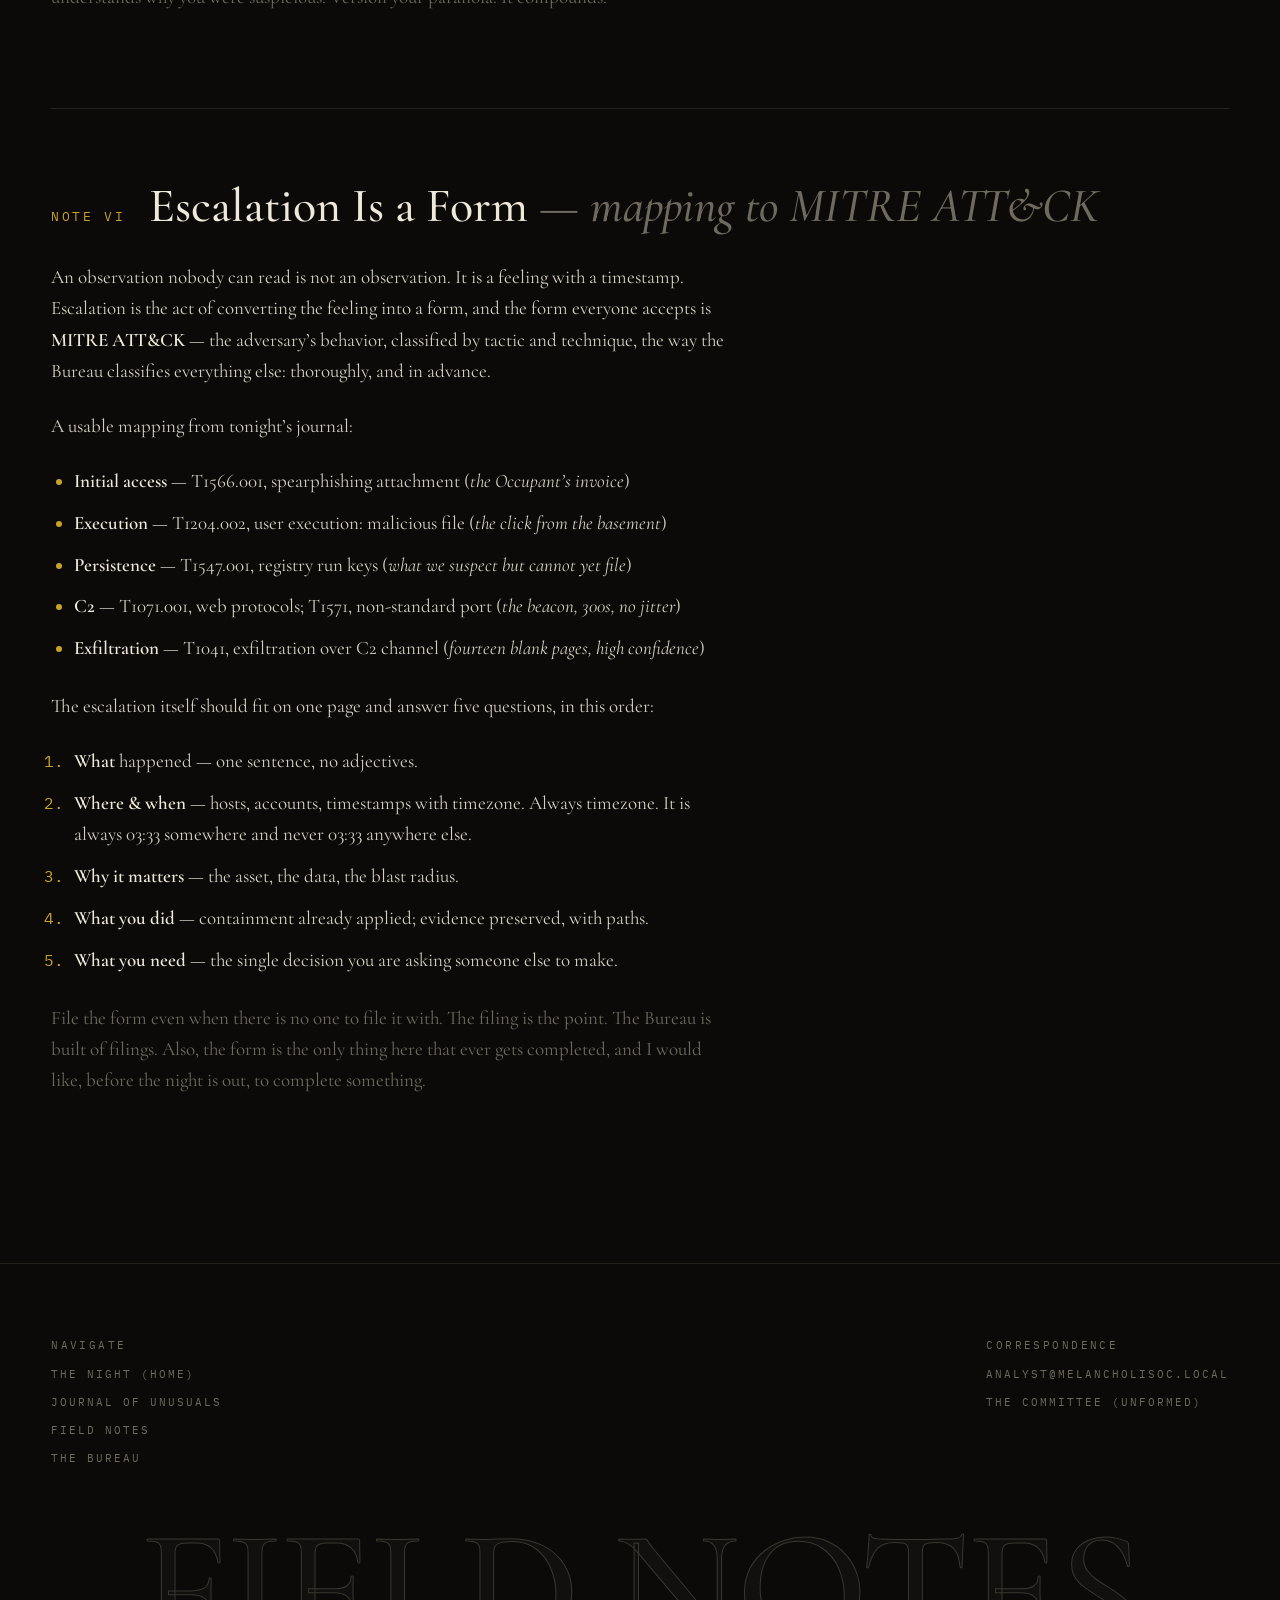
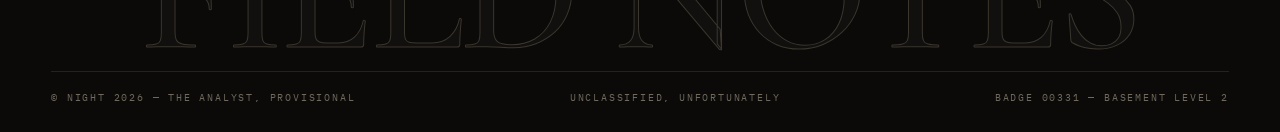
<file: notes.html>
<!DOCTYPE html>
<html lang="en">
<head>
  <meta charset="UTF-8">
  <meta name="viewport" content="width=device-width, initial-scale=1.0">
  <title>Field Notes — MELANCHOLISOC</title>
  <meta name="description" content="Cybersecurity field notes from the night shift: beaconing, triage, false positives, phishing, Sigma rules, and MITRE ATT&CK.">
  <link rel="icon" href="data:image/svg+xml,%3Csvg xmlns='http://www.w3.org/2000/svg' viewBox='0 0 100 100'%3E%3Ctext y='0.9em' font-size='90'%3E%F0%9F%8C%98%3C/text%3E%3C/svg%3E">
  <link rel="preconnect" href="https://fonts.googleapis.com">
  <link rel="preconnect" href="https://fonts.gstatic.com" crossorigin>
  <link href="https://fonts.googleapis.com/css2?family=Cormorant+Garamond:ital,wght@0,400;0,500;0,600;1,400;1,500&family=IBM+Plex+Mono:wght@400;500&display=swap" rel="stylesheet">
  <link rel="stylesheet" href="assets/css/style.css">
</head>
<body>

  <header class="site-head">
    <a class="wordmark" href="index.html">MELANCHOLISOC<span class="dot">&#9679;</span></a>
    <nav class="site-nav">
      <a href="journal.html">Journal</a>
      <a href="notes.html" class="active">Field Notes</a>
      <a href="bureau.html">The Bureau</a>
    </nav>
    <div class="head-clock"><span data-clock>03:33:00</span></div>
  </header>

  <section class="hero wrap" style="min-height: 55vh;">
    <div class="hero-meta">
      <span class="small-caps">Field notes &mdash; detection as paperwork</span>
      <span class="small-caps">classification: unclassified, unfortunately</span>
      <span class="small-caps amber">use freely. cite the night</span>
    </div>
    <h1>Field <em>Notes</em></h1>
    <div class="hero-sub">
      <p class="type-line">everything below works. that is the tragedy of it. the machines do exactly what we tell them, and we have told them so little.</p>
    </div>
  </section>

  <div class="wrap">

    <!-- NOTE I -->
    <article class="note-article reveal" id="note-1">
      <div class="note-head">
        <span class="n">NOTE I</span>
        <h3>On Beaconing <em>&amp; the comfort of intervals</em></h3>
      </div>
      <div class="prose">
        <p>Malware that checks in with its controller at a fixed interval is called a <strong>beacon</strong>. It is the adversary saying, on a schedule: <em>I am still here. I am still here.</em> The interval is the signature. C2 frameworks default to round numbers &mdash; 60s, 300s, 3600s &mdash; and adversaries, like everyone else, rarely change the defaults.</p>
        <p>What to look for:</p>
        <ul>
          <li><strong>Low variance in inter-arrival times.</strong> Human traffic is bursty; beacons are metronomic. A standard deviation near zero across dozens of callbacks is the tell.</li>
          <li><strong>Jitter (or its absence).</strong> Sophisticated frameworks add random jitter (&plusmn;20&ndash;50%). No jitter at all is either arrogance or a script.</li>
          <li><strong>Small, constant payload sizes</strong> &mdash; heartbeats carry almost nothing.</li>
          <li><strong>Off-hours regularity.</strong> A beacon does not sleep. It calls at 03:33, when only I am listening.</li>
        </ul>
        <p>A quick interval analysis, for when the SIEM will not help you and nothing will help you:</p>
      </div>
      <div class="codeblock">
        <div class="bar"><span>intervals.py</span><span>python 3</span></div>
        <pre><span class="c"># feed it timestamps (epoch seconds) of connections from one host
# to one destination. it tells you if the night has a rhythm.</span>
<span class="k">import</span> statistics

<span class="k">def</span> beacon_score(timestamps):
    <span class="k">if</span> len(timestamps) &lt; 10:
        <span class="k">return</span> <span class="k">None</span>  <span class="c"># not enough nights to know</span>
    deltas = [b - a <span class="k">for</span> a, b <span class="k">in</span> zip(sorted(timestamps), sorted(timestamps)[1:])]
    mean = statistics.mean(deltas)
    stdev = statistics.stdev(deltas)
    cv = stdev / mean  <span class="c"># coefficient of variation: 0 = metronome</span>
    <span class="k">return</span> {
        <span class="s">"interval_mean_s"</span>: round(mean, 1),
        <span class="s">"interval_stdev"</span>: round(stdev, 2),
        <span class="s">"cv"</span>: round(cv, 4),
        <span class="s">"beaconing"</span>: cv &lt; 0.05,  <span class="c"># the threshold of belief</span>
    }</pre>
      </div>
      <div class="prose">
        <p class="dim">A CV under 0.05 over 10+ callbacks is beaconing until proven otherwise. The proof never comes. It never does.</p>
        <p class="dim">Related: MITRE ATT&amp;CK <strong>T1071</strong> (application layer protocol), <strong>T1571</strong> (non-standard port), <strong>T1573</strong> (encrypted channel).</p>
      </div>
    </article>

    <!-- NOTE II -->
    <article class="note-article reveal" id="note-2">
      <div class="note-head">
        <span class="n">NOTE II</span>
        <h3>Triage at 3 AM <em>&mdash; a checklist for the tired</em></h3>
      </div>
      <div class="prose">
        <p>The tired analyst is the adversary&rsquo;s most reliable asset. Fatigue closes tickets the way mercy closes them: quickly, and wrongly. Before you disposition anything after midnight, walk the list. The list does not care how you feel. That is why the list works.</p>
        <ol>
          <li><strong>Is the alert real?</strong> Confirm the raw evidence &mdash; the log line, the packet, the event &mdash; not the alert&rsquo;s summary of the evidence. Summaries lie; records merely disappoint.</li>
          <li><strong>What is the asset?</strong> A domain controller and a printer in the basement are not equal incidents. Criticality first. (Though the printer has form. See journal, entry 0002.)</li>
          <li><strong>Is it repeated?</strong> One event is an anecdote. Ten is a pattern. A thousand is a policy decision someone made about you.</li>
          <li><strong>What is the baseline?</strong> Has this host, user, or process done this before? &ldquo;Known behavior&rdquo; must be documented somewhere you can point. If it exists only in someone&rsquo;s memory, it is not known. It is only rumored.</li>
          <li><strong>Can you reproduce it?</strong> If the artifact is gone, say so in the ticket. Absence of evidence, properly filed, is evidence of a filing.</li>
          <li><strong>Do not close as false positive out of fatigue.</strong> Close it as <em>insufficient evidence</em> if you must, with a reopen condition. A wrong closure is permanent; a deferred judgment only haunts.</li>
          <li><strong>Write the note you would need at 3 AM.</strong> Because the reader is you, and it is 3 AM, and it always will be.</li>
        </ol>
        <p class="dim">If two of these steps point at malice, escalate. Escalation is a form. See note VI. The form exists. That something must be done with the form.</p>
      </div>
    </article>

    <!-- NOTE III -->
    <article class="note-article reveal" id="note-3">
      <div class="note-head">
        <span class="n">NOTE III</span>
        <h3>On False Positives <em>&amp; keeping what little soul remains</em></h3>
      </div>
      <div class="prose">
        <p>A rule that is 99% accurate is a flood. In a SOC seeing a million events a day, 1% is ten thousand tickets &mdash; ten thousand small hearings at which the verdict was decided before you sat down. This is the <strong>base rate fallacy</strong>, and it is why alert volume is not a failure of machines but of priors:</p>
        <div class="codeblock">
          <div class="bar"><span>why the queue is endless</span><span>arithmetic</span></div>
          <pre><span class="c"># precision of an alert given its true positive rate (TPR),
# false positive rate (FPR), and base rate of real intrusions.</span>

P(intrusion | alert) = TPR * P(intrusion)
                       -------------------------------
                       TPR * P(intrusion) + FPR * (1 - P(intrusion))

<span class="c"># example: TPR = 0.99, FPR = 0.01, base rate = 0.001
# = 0.99 * 0.001 / (0.99*0.001 + 0.01*0.999)
# = 0.09  &rarr;  9% of alerts are real. ninety-one percent are ghosts.</span></pre>
        </div>
        <p>Tuning is the slow, thankless work of lowering the FPR &mdash; raising the floor rather than the ceiling. Practical moves:</p>
        <ul>
          <li><strong>Suppress with a sunset.</strong> Every suppression carries an expiry. A suppression without a sunset is a door closed on a room you will eventually need.</li>
          <li><strong>Require conjunction.</strong> A lone indicator accuses no one. Pair process + network + identity signals before an alert may wake somebody.</li>
          <li><strong>Track disposition ratios per rule.</strong> If a rule is &gt;90% false positive for 30 days, it is not detection. It is décor.</li>
          <li><strong>Keep the false positive that got away.</strong> Post-mortem every FN you discover. The file is the lesson; the lesson does not stay otherwise.</li>
        </ul>
        <p class="dim">The machines are not wrong to flag the blank resignation letter. They are only honest. Honesty, at volume, becomes noise. So do we, eventually. Tune accordingly.</p>
      </div>
    </article>

    <!-- NOTE IV -->
    <article class="note-article reveal" id="note-4">
      <div class="note-head">
        <span class="n">NOTE IV</span>
        <h3>The Phishing Liturgy <em>&mdash; headers, domains, rites</em></h3>
      </div>
      <div class="prose">
        <p>Phishing triage is a rite. The steps are fixed, the gestures inherited, and performing them in order is what separates analysis from superstition. Perform them in order.</p>
        <ol>
          <li><strong>Read the Received chain bottom-up.</strong> The header&rsquo;s <code>Received:</code> lines trace the message&rsquo;s actual path. The first untrusted hop is where the story begins; everything above it is testimony.</li>
          <li><strong>Check the trio: SPF, DKIM, DMARC.</strong> Look for <code>Authentication-Results: spf=fail dkim=fail dmarc=fail</code> or, worse, a <em>pass</em> from a domain that is not the domain it claims to be (display-name spoofing &mdash; the oldest trick, still solvent).</li>
          <li><strong>Age the sender domain.</strong> A domain registered last Tuesday writing about your invoice has nothing to say to you. WHOIS creation date is the cheapest tell in the trade.</li>
          <li><strong>Unwrap the URLs without clicking them.</strong> Read the href, not the anchor text. Chase every redirect on paper (curl in a sandbox, or a URL-expansion service) &mdash; the final hop is the one that matters.</li>
          <li><strong>Hash the attachment.</strong> Check the hash against known-bad stores before anyone, anywhere, including you, opens it. <code>invoice.pdf.exe</code> resolves this step instantly.</li>
          <li><strong>Pivot, then scope.</strong> Subject, sender, attachment hash, URL &mdash; search all four across the mail logs. Phishing rarely comes alone. It comes in batches, like correspondence.</li>
        </ol>
        <p class="dim">And the last rite: report it. If you receive a phish, forward it to your security team and delete it. Do not engage the sender. Do not reply, even to be cruel &mdash; especially to be cruel. Cruelty confirms the address is alive.</p>
      </div>
    </article>

    <!-- NOTE V -->
    <article class="note-article reveal" id="note-5">
      <div class="note-head">
        <span class="n">NOTE V</span>
        <h3>Writing Rules for Machines That Never Sleep</h3>
      </div>
      <div class="prose">
        <p>Detection content should be code: versioned, reviewed, tested, and owned. <strong>Sigma</strong> is the generic form in which we write our suspicions, so any SIEM can read them. A rule for the beacon from entry 0005:</p>
      </div>
      <div class="codeblock">
        <div class="bar"><span>beacon_no_jitter.yml</span><span>sigma</span></div>
        <pre><span class="k">title</span>: Outbound Beaconing With Zero Jitter
<span class="k">id</span>: 3a4b1f6e-0333-4333-a333-033333333333
<span class="k">status</span>: experimental   <span class="c"># everything is experimental here</span>
<span class="k">description</span>: >
  Detects hosts making outbound connections at a fixed interval
  (coefficient of variation &lt; 0.05 over a 1h window).
<span class="k">references</span>:
  - https://attack.mitre.org/techniques/T1071/
<span class="k">tags</span>:
  - attack.command_and_control
  - attack.t1071.001
<span class="k">logsource</span>:
  <span class="k">category</span>: proxy
<span class="k">detection</span>:
  <span class="k">selection</span>:
    cs-method: <span class="s">'GET'</span>
    c-uri|re: <span class="s">'^/health$'</span>   <span class="c"># the beacon's one word</span>
  <span class="k">condition</span>: selection | count() by src_ip &gt; 12 per 1h
<span class="k">falsepositives</span>:
  - scheduled telemetry that has given up on disguise
<span class="k">level</span>: high</pre>
      </div>
      <div class="prose">
        <p>And a <strong>YARA</strong> rule, for when the artifact is a file and the file is quiet:</p>
      </div>
      <div class="codeblock">
        <div class="bar"><span>invoice_pdf_exe.yar</span><span>yara</span></div>
        <pre><span class="k">rule</span> Suspicious_Dual_Extension_Lure {
    <span class="k">meta</span>:
        description = <span class="s">"executables disguised as documents"</span>
        author      = <span class="s">"the analyst, provisional"</span>
        reference   = <span class="s">"journal, entry 0002"</span>
    <span class="k">strings</span>:
        $mz   = { 4D 5A }                    <span class="c">// MZ header</span>
        $pdf  = <span class="s">".pdf"</span> nocase
        $doc  = <span class="s">".docx"</span> nocase
    <span class="k">condition</span>:
        $mz at 0 and any of ($pdf, $doc)
}</pre>
      </div>
      <div class="prose">
        <p class="dim">Rules are letters to the future. Write them so the future &mdash; tired, at 3 AM, possibly me &mdash; understands why you were suspicious. Version your paranoia. It compounds.</p>
      </div>
    </article>

    <!-- NOTE VI -->
    <article class="note-article reveal" id="note-6">
      <div class="note-head">
        <span class="n">NOTE VI</span>
        <h3>Escalation Is a Form <em>&mdash; mapping to MITRE ATT&amp;CK</em></h3>
      </div>
      <div class="prose">
        <p>An observation nobody can read is not an observation. It is a feeling with a timestamp. Escalation is the act of converting the feeling into a form, and the form everyone accepts is <strong>MITRE ATT&amp;CK</strong> &mdash; the adversary&rsquo;s behavior, classified by tactic and technique, the way the Bureau classifies everything else: thoroughly, and in advance.</p>
        <p>A usable mapping from tonight&rsquo;s journal:</p>
        <ul>
          <li><strong>Initial access</strong> &mdash; T1566.001, spearphishing attachment (<em>the Occupant&rsquo;s invoice</em>)</li>
          <li><strong>Execution</strong> &mdash; T1204.002, user execution: malicious file (<em>the click from the basement</em>)</li>
          <li><strong>Persistence</strong> &mdash; T1547.001, registry run keys (<em>what we suspect but cannot yet file</em>)</li>
          <li><strong>C2</strong> &mdash; T1071.001, web protocols; T1571, non-standard port (<em>the beacon, 300s, no jitter</em>)</li>
          <li><strong>Exfiltration</strong> &mdash; T1041, exfiltration over C2 channel (<em>fourteen blank pages, high confidence</em>)</li>
        </ul>
        <p>The escalation itself should fit on one page and answer five questions, in this order:</p>
        <ol>
          <li><strong>What</strong> happened &mdash; one sentence, no adjectives.</li>
          <li><strong>Where &amp; when</strong> &mdash; hosts, accounts, timestamps with timezone. Always timezone. It is always 03:33 somewhere and never 03:33 anywhere else.</li>
          <li><strong>Why it matters</strong> &mdash; the asset, the data, the blast radius.</li>
          <li><strong>What you did</strong> &mdash; containment already applied; evidence preserved, with paths.</li>
          <li><strong>What you need</strong> &mdash; the single decision you are asking someone else to make.</li>
        </ol>
        <p class="dim">File the form even when there is no one to file it with. The filing is the point. The Bureau is built of filings. Also, the form is the only thing here that ever gets completed, and I would like, before the night is out, to complete something.</p>
      </div>
    </article>

  </div>

  <footer class="site-foot">
    <div class="wrap">
      <div class="foot-grid">
        <div class="foot-col">
          <span class="small-caps">Navigate</span>
          <a href="index.html">The Night (home)</a>
          <a href="journal.html">Journal of Unusuals</a>
          <a href="notes.html">Field Notes</a>
          <a href="bureau.html">The Bureau</a>
        </div>
        <div class="foot-col">
          <span class="small-caps">Correspondence</span>
          <a href="404.html">analyst@melancholisoc.local</a>
          <a href="404.html">the committee (unformed)</a>
        </div>
      </div>
    </div>
    <div class="giant-mark" aria-hidden="true">FIELD NOTES</div>
    <div class="wrap">
      <div class="foot-legal">
        <span>&copy; <span data-year>night 2026</span> &mdash; the analyst, provisional</span>
        <span>unclassified, unfortunately</span>
        <span>badge 00331 &mdash; basement level 2</span>
      </div>
    </div>
  </footer>

  <script src="assets/js/main.js"></script>
</body>
</html>
</file>
<file: assets/css/style.css>
/* ============================================================
   MELANCHOLISOC — a melancholic night at the SOC
   design system: kafkaesque bureaucratic noir
   ============================================================ */

:root {
  --bg: #0b0a09;
  --bg-raise: #12100e;
  --ink: #d6d0c2;
  --ink-bright: #efe9da;
  --dim: #6f6a5d;
  --faint: #3a372f;
  --line: #24221d;
  --amber: #c9a227;
  --amber-dim: #8a7320;
  --alert-red: #96402f;
  --stamp-red: #a4432f;
  --mono: "IBM Plex Mono", "Courier New", monospace;
  --serif: "Cormorant Garamond", "Georgia", serif;
}

* { margin: 0; padding: 0; box-sizing: border-box; }

html { scroll-behavior: smooth; }

body {
  background: var(--bg);
  color: var(--ink);
  font-family: var(--serif);
  font-size: 19px;
  line-height: 1.65;
  -webkit-font-smoothing: antialiased;
  overflow-x: hidden;
}

::selection { background: var(--amber); color: var(--bg); }

a { color: inherit; text-decoration: none; }

/* --- grain & vignette overlays -------------------------------- */

body::before {
  content: "";
  position: fixed;
  inset: -50%;
  width: 200%;
  height: 200%;
  background-image: url("data:image/svg+xml,%3Csvg xmlns='http://www.w3.org/2000/svg' width='300' height='300'%3E%3Cfilter id='n'%3E%3CfeTurbulence type='fractalNoise' baseFrequency='0.9' numOctaves='2' stitchTiles='stitch'/%3E%3C/filter%3E%3Crect width='300' height='300' filter='url(%23n)' opacity='1'/%3E%3C/svg%3E");
  opacity: 0.045;
  pointer-events: none;
  z-index: 2000;
  animation: grain 8s steps(10) infinite;
}

@keyframes grain {
  0%, 100% { transform: translate(0, 0); }
  10% { transform: translate(-5%, -8%); }
  30% { transform: translate(3%, -12%); }
  50% { transform: translate(-8%, 4%); }
  70% { transform: translate(6%, 8%); }
  90% { transform: translate(-3%, 6%); }
}

body::after {
  content: "";
  position: fixed;
  inset: 0;
  background: radial-gradient(ellipse at 50% 40%, transparent 55%, rgba(0, 0, 0, 0.55) 100%);
  pointer-events: none;
  z-index: 1999;
}

/* --- utility --------------------------------------------------- */

.wrap { max-width: 1280px; margin: 0 auto; padding: 0 clamp(20px, 4vw, 56px); }

.mono { font-family: var(--mono); }

.small-caps {
  font-family: var(--mono);
  font-size: 11px;
  letter-spacing: 0.22em;
  text-transform: uppercase;
  color: var(--dim);
}

.amber { color: var(--amber); }
.red { color: var(--stamp-red); }

.rule { border: 0; border-top: 1px solid var(--line); }

/* redacted text — hover to declassify */
.redacted {
  background: var(--faint);
  color: transparent;
  padding: 0 0.3em;
  transition: background 0.5s ease, color 0.5s ease;
  cursor: help;
  user-select: none;
}
.redacted:hover { background: transparent; color: var(--amber); }

/* --- stamps ---------------------------------------------------- */

.stamp {
  display: inline-block;
  font-family: var(--mono);
  font-size: 10px;
  letter-spacing: 0.25em;
  text-transform: uppercase;
  border: 1.5px solid currentColor;
  padding: 5px 12px;
  border-radius: 2px;
  transform: rotate(-2deg);
  opacity: 0.85;
  white-space: nowrap;
}
.stamp--red { color: var(--stamp-red); }
.stamp--amber { color: var(--amber); }
.stamp--dim { color: var(--dim); }

/* --- header ---------------------------------------------------- */

.site-head {
  position: fixed;
  top: 0; left: 0; right: 0;
  z-index: 100;
  display: flex;
  align-items: center;
  justify-content: space-between;
  padding: 18px clamp(20px, 4vw, 56px);
  border-bottom: 1px solid var(--line);
  background: color-mix(in srgb, var(--bg) 88%, transparent);
  backdrop-filter: blur(8px);
}

.wordmark {
  font-family: var(--mono);
  font-size: 12px;
  letter-spacing: 0.3em;
  color: var(--ink-bright);
}
.wordmark .dot { color: var(--amber); animation: blink 2.4s infinite; }

@keyframes blink { 0%, 60% { opacity: 1; } 61%, 100% { opacity: 0.15; } }

.site-nav { display: flex; gap: clamp(16px, 3vw, 40px); align-items: center; }

.site-nav a {
  font-family: var(--mono);
  font-size: 11px;
  letter-spacing: 0.2em;
  text-transform: uppercase;
  color: var(--dim);
  transition: color 0.3s;
  position: relative;
}
.site-nav a:hover, .site-nav a.active { color: var(--ink-bright); }
.site-nav a.active::after {
  content: "";
  position: absolute;
  left: 0; right: 0; bottom: -6px;
  height: 1px;
  background: var(--amber);
}

.head-clock {
  font-family: var(--mono);
  font-size: 11px;
  letter-spacing: 0.15em;
  color: var(--amber);
}

/* --- hero ------------------------------------------------------ */

.hero {
  min-height: 100vh;
  display: flex;
  flex-direction: column;
  justify-content: flex-end;
  padding: 120px 0 64px;
  position: relative;
}

.hero-meta {
  display: flex;
  justify-content: space-between;
  gap: 16px;
  flex-wrap: wrap;
  border-bottom: 1px solid var(--line);
  padding-bottom: 14px;
  margin-bottom: clamp(24px, 5vh, 56px);
}

.hero h1 {
  font-family: var(--serif);
  font-weight: 500;
  font-size: clamp(52px, 11.5vw, 168px);
  line-height: 0.92;
  letter-spacing: -0.015em;
  color: var(--ink-bright);
}

.hero h1 em {
  font-style: italic;
  font-weight: 400;
  color: var(--dim);
}

.hero h1 .soc { color: var(--amber); font-style: italic; }

.hero-sub {
  display: flex;
  justify-content: space-between;
  align-items: flex-end;
  gap: 32px;
  flex-wrap: wrap;
  margin-top: clamp(28px, 5vh, 56px);
}

.type-line {
  font-family: var(--mono);
  font-size: clamp(12px, 1.4vw, 15px);
  color: var(--ink);
  max-width: 620px;
  min-height: 2.4em;
}
.type-line .cursor {
  display: inline-block;
  width: 0.6em;
  background: var(--amber);
  color: transparent;
  animation: blink 1.1s steps(2) infinite;
}

.scroll-hint {
  font-family: var(--mono);
  font-size: 10px;
  letter-spacing: 0.3em;
  text-transform: uppercase;
  color: var(--dim);
  animation: drift 2.8s ease-in-out infinite;
}
@keyframes drift { 0%, 100% { transform: translateY(0); } 50% { transform: translateY(8px); } }

/* --- marquee --------------------------------------------------- */

.marquee {
  border-top: 1px solid var(--line);
  border-bottom: 1px solid var(--line);
  overflow: hidden;
  padding: 14px 0;
  background: var(--bg-raise);
}

.marquee-track {
  display: flex;
  gap: 48px;
  width: max-content;
  animation: marquee 42s linear infinite;
}
.marquee:hover .marquee-track { animation-play-state: paused; }

@keyframes marquee { from { transform: translateX(0); } to { transform: translateX(-50%); } }

.marquee-track span {
  font-family: var(--mono);
  font-size: 12px;
  letter-spacing: 0.12em;
  text-transform: uppercase;
  color: var(--dim);
  white-space: nowrap;
}
.marquee-track span b { color: var(--amber); font-weight: 500; }
.marquee-track span i { color: var(--stamp-red); font-style: normal; }

/* --- sections -------------------------------------------------- */

.section { padding: clamp(72px, 12vh, 140px) 0; }

.section-head {
  display: flex;
  justify-content: space-between;
  align-items: baseline;
  gap: 24px;
  border-bottom: 1px solid var(--line);
  padding-bottom: 18px;
  margin-bottom: clamp(36px, 6vh, 72px);
}

.section-head .idx {
  font-family: var(--mono);
  font-size: 12px;
  color: var(--amber);
  letter-spacing: 0.2em;
}

.section-head h2 {
  font-family: var(--serif);
  font-weight: 500;
  font-size: clamp(32px, 5vw, 64px);
  line-height: 1;
  color: var(--ink-bright);
}
.section-head h2 em { font-style: italic; color: var(--dim); }

/* --- entry cards (index) --------------------------------------- */

.entries { display: grid; grid-template-columns: repeat(3, 1fr); gap: 1px; background: var(--line); border: 1px solid var(--line); }

.entry-card {
  background: var(--bg);
  padding: 32px 28px 40px;
  display: flex;
  flex-direction: column;
  gap: 18px;
  min-height: 380px;
  position: relative;
  transition: background 0.4s;
}
.entry-card:hover { background: var(--bg-raise); }

.entry-card .num {
  font-family: var(--mono);
  font-size: 11px;
  color: var(--amber);
  letter-spacing: 0.2em;
}

.entry-card h3 {
  font-family: var(--serif);
  font-weight: 500;
  font-size: 27px;
  line-height: 1.15;
  color: var(--ink-bright);
}

.entry-card p { color: var(--dim); font-size: 17px; flex-grow: 1; }

.entry-card .foot {
  display: flex;
  justify-content: space-between;
  align-items: center;
  border-top: 1px solid var(--line);
  padding-top: 16px;
  font-family: var(--mono);
  font-size: 10px;
  letter-spacing: 0.18em;
  text-transform: uppercase;
  color: var(--dim);
}

.entry-card .foot a { color: var(--amber); transition: letter-spacing 0.3s; }
.entry-card .foot a:hover { letter-spacing: 0.3em; }

/* --- quote strip ----------------------------------------------- */

.quote-strip {
  padding: clamp(80px, 14vh, 160px) 0;
  text-align: center;
  border-top: 1px solid var(--line);
  border-bottom: 1px solid var(--line);
}

.quote-strip blockquote {
  font-family: var(--serif);
  font-style: italic;
  font-weight: 400;
  font-size: clamp(26px, 4.2vw, 52px);
  line-height: 1.25;
  color: var(--ink-bright);
  max-width: 900px;
  margin: 0 auto;
}

.quote-strip blockquote .amber { font-style: normal; }

.quote-strip cite {
  display: block;
  margin-top: 28px;
  font-family: var(--mono);
  font-style: normal;
  font-size: 11px;
  letter-spacing: 0.25em;
  text-transform: uppercase;
  color: var(--dim);
}

/* --- field notes list ------------------------------------------ */

.note-rows { border-top: 1px solid var(--line); }

.note-row {
  display: grid;
  grid-template-columns: 90px 1fr auto;
  gap: 24px;
  align-items: baseline;
  padding: 28px 4px;
  border-bottom: 1px solid var(--line);
  transition: padding-left 0.35s ease, background 0.35s;
}

.note-row:hover { padding-left: 20px; background: var(--bg-raise); }

.note-row .n { font-family: var(--mono); font-size: 12px; color: var(--amber); letter-spacing: 0.15em; }

.note-row h3 { font-family: var(--serif); font-weight: 500; font-size: clamp(22px, 2.6vw, 34px); color: var(--ink-bright); }
.note-row h3 em { color: var(--dim); font-weight: 400; }

.note-row .tag { font-family: var(--mono); font-size: 10px; letter-spacing: 0.18em; text-transform: uppercase; color: var(--dim); }

/* --- journal page ---------------------------------------------- */

.journal-entry {
  border-top: 1px solid var(--line);
  padding: clamp(48px, 8vh, 90px) 0;
  display: grid;
  grid-template-columns: 260px 1fr;
  gap: clamp(24px, 5vw, 80px);
}

.journal-entry .side { position: sticky; top: 96px; align-self: start; display: flex; flex-direction: column; gap: 14px; }

.journal-entry .case { font-family: var(--mono); font-size: 12px; color: var(--amber); letter-spacing: 0.2em; }
.journal-entry .when { font-family: var(--mono); font-size: 11px; color: var(--dim); letter-spacing: 0.15em; }

.journal-entry .body h3 {
  font-family: var(--serif);
  font-weight: 500;
  font-size: clamp(30px, 4.5vw, 54px);
  line-height: 1.05;
  color: var(--ink-bright);
  margin-bottom: 28px;
}
.journal-entry .body h3 em { color: var(--dim); }

.journal-entry .body p { max-width: 640px; margin-bottom: 1.3em; color: var(--ink); }
.journal-entry .body p.whisper { color: var(--dim); font-style: italic; }

.journal-entry .xref {
  margin-top: 32px;
  border-top: 1px dashed var(--faint);
  padding-top: 18px;
  font-family: var(--mono);
  font-size: 11px;
  letter-spacing: 0.12em;
  color: var(--dim);
  max-width: 640px;
}
.journal-entry .xref b { color: var(--amber); font-weight: 500; }

/* --- notes page ------------------------------------------------ */

.note-article { border-top: 1px solid var(--line); padding: clamp(48px, 8vh, 90px) 0; }

.note-article .note-head { display: flex; align-items: baseline; gap: 24px; flex-wrap: wrap; margin-bottom: 28px; }
.note-article .note-head .n { font-family: var(--mono); font-size: 13px; color: var(--amber); letter-spacing: 0.2em; }
.note-article h3 { font-family: var(--serif); font-weight: 500; font-size: clamp(28px, 4vw, 48px); line-height: 1.08; color: var(--ink-bright); }
.note-article h3 em { color: var(--dim); }

.note-article .prose { max-width: 680px; }
.note-article .prose p { margin-bottom: 1.25em; }
.note-article .prose p.dim { color: var(--dim); }
.note-article .prose ul, .note-article .prose ol { margin: 0 0 1.4em 1.2em; max-width: 640px; }
.note-article .prose li { margin-bottom: 0.55em; }
.note-article .prose li::marker { color: var(--amber); font-family: var(--mono); font-size: 0.85em; }
.note-article .prose strong { color: var(--ink-bright); font-weight: 600; }
.note-article .prose code { font-family: var(--mono); font-size: 0.82em; color: var(--amber); background: var(--bg-raise); padding: 2px 6px; border: 1px solid var(--line); }

.codeblock {
  margin: 28px 0;
  border: 1px solid var(--line);
  background: var(--bg-raise);
  max-width: 760px;
}

.codeblock .bar {
  display: flex;
  justify-content: space-between;
  padding: 10px 16px;
  border-bottom: 1px solid var(--line);
  font-family: var(--mono);
  font-size: 10px;
  letter-spacing: 0.2em;
  text-transform: uppercase;
  color: var(--dim);
}

.codeblock pre {
  padding: 20px;
  overflow-x: auto;
  font-family: var(--mono);
  font-size: 13px;
  line-height: 1.7;
  color: var(--ink);
}
.codeblock pre .c { color: var(--dim); }
.codeblock pre .k { color: var(--amber); }
.codeblock pre .s { color: #a8b59a; }

/* --- bureau page ----------------------------------------------- */

.org-list { border-top: 1px solid var(--line); }
.org-list li {
  list-style: none;
  border-bottom: 1px solid var(--line);
  padding: 22px 4px;
  display: flex;
  justify-content: space-between;
  gap: 24px;
  align-items: baseline;
}
.org-list li b { font-weight: 500; color: var(--ink-bright); font-size: 21px; }
.org-list li span { font-family: var(--mono); font-size: 11px; color: var(--dim); letter-spacing: 0.12em; text-align: right; }

.forms-grid { display: grid; grid-template-columns: repeat(auto-fit, minmax(260px, 1fr)); gap: 1px; background: var(--line); border: 1px solid var(--line); }
.form-card { background: var(--bg); padding: 28px 24px; min-height: 200px; display: flex; flex-direction: column; gap: 12px; }
.form-card:hover { background: var(--bg-raise); }
.form-card .fnum { font-family: var(--mono); font-size: 11px; color: var(--amber); letter-spacing: 0.2em; }
.form-card h4 { font-weight: 500; font-size: 22px; color: var(--ink-bright); }
.form-card p { color: var(--dim); font-size: 16px; flex-grow: 1; }

.faq dt { font-family: var(--serif); font-size: 24px; color: var(--ink-bright); margin-top: 36px; font-weight: 500; }
.faq dd { color: var(--dim); margin-top: 8px; max-width: 640px; }

/* --- footer ---------------------------------------------------- */

.site-foot { border-top: 1px solid var(--line); padding-top: clamp(56px, 8vh, 96px); margin-top: clamp(40px, 8vh, 80px); }

.foot-grid { display: flex; justify-content: space-between; gap: 40px; flex-wrap: wrap; padding-bottom: 48px; }

.foot-col { display: flex; flex-direction: column; gap: 10px; }
.foot-col a { font-family: var(--mono); font-size: 11px; letter-spacing: 0.18em; text-transform: uppercase; color: var(--dim); transition: color 0.3s; }
.foot-col a:hover { color: var(--amber); }

.giant-mark {
  font-family: var(--serif);
  font-weight: 500;
  font-size: clamp(56px, 13.5vw, 210px);
  line-height: 0.9;
  letter-spacing: -0.02em;
  color: var(--bg-raise);
  -webkit-text-stroke: 1px var(--faint);
  text-align: center;
  user-select: none;
  white-space: nowrap;
  overflow: hidden;
}

.foot-legal {
  display: flex;
  justify-content: space-between;
  gap: 16px;
  flex-wrap: wrap;
  border-top: 1px solid var(--line);
  padding: 18px 0 26px;
  font-family: var(--mono);
  font-size: 10px;
  letter-spacing: 0.18em;
  text-transform: uppercase;
  color: var(--dim);
}

/* --- 404 ------------------------------------------------------- */

.err-page { min-height: 100vh; display: flex; flex-direction: column; justify-content: center; padding: 120px 0 80px; }
.err-page .code {
  font-family: var(--serif);
  font-size: clamp(120px, 26vw, 360px);
  line-height: 0.85;
  color: var(--ink-bright);
  -webkit-text-stroke: 1px var(--faint);
}
.err-page .code b { color: var(--amber); -webkit-text-stroke: 0; font-weight: 500; }
.err-page p { max-width: 560px; margin-top: 28px; color: var(--dim); }
.err-page .ticket-line { font-family: var(--mono); font-size: 13px; color: var(--amber); margin-top: 24px; letter-spacing: 0.1em; }
.err-page a.back { display: inline-block; margin-top: 40px; }

/* --- reveal on scroll ------------------------------------------ */

.reveal { opacity: 0; transform: translateY(26px); transition: opacity 0.9s ease, transform 0.9s ease; }
.reveal.in { opacity: 1; transform: none; }

@media (prefers-reduced-motion: reduce) {
  *, *::before, *::after { animation: none !important; transition: none !important; }
  .reveal { opacity: 1; transform: none; }
  html { scroll-behavior: auto; }
}

/* --- responsive ------------------------------------------------ */

@media (max-width: 900px) {
  .entries { grid-template-columns: 1fr; }
  .journal-entry { grid-template-columns: 1fr; }
  .journal-entry .side { position: static; flex-direction: row; flex-wrap: wrap; align-items: center; }
  .note-row { grid-template-columns: 56px 1fr; }
  .note-row .tag { grid-column: 2; }
  .site-nav { gap: 14px; }
  .site-nav a { font-size: 10px; letter-spacing: 0.12em; }
  .head-clock { display: none; }
}
</file>
